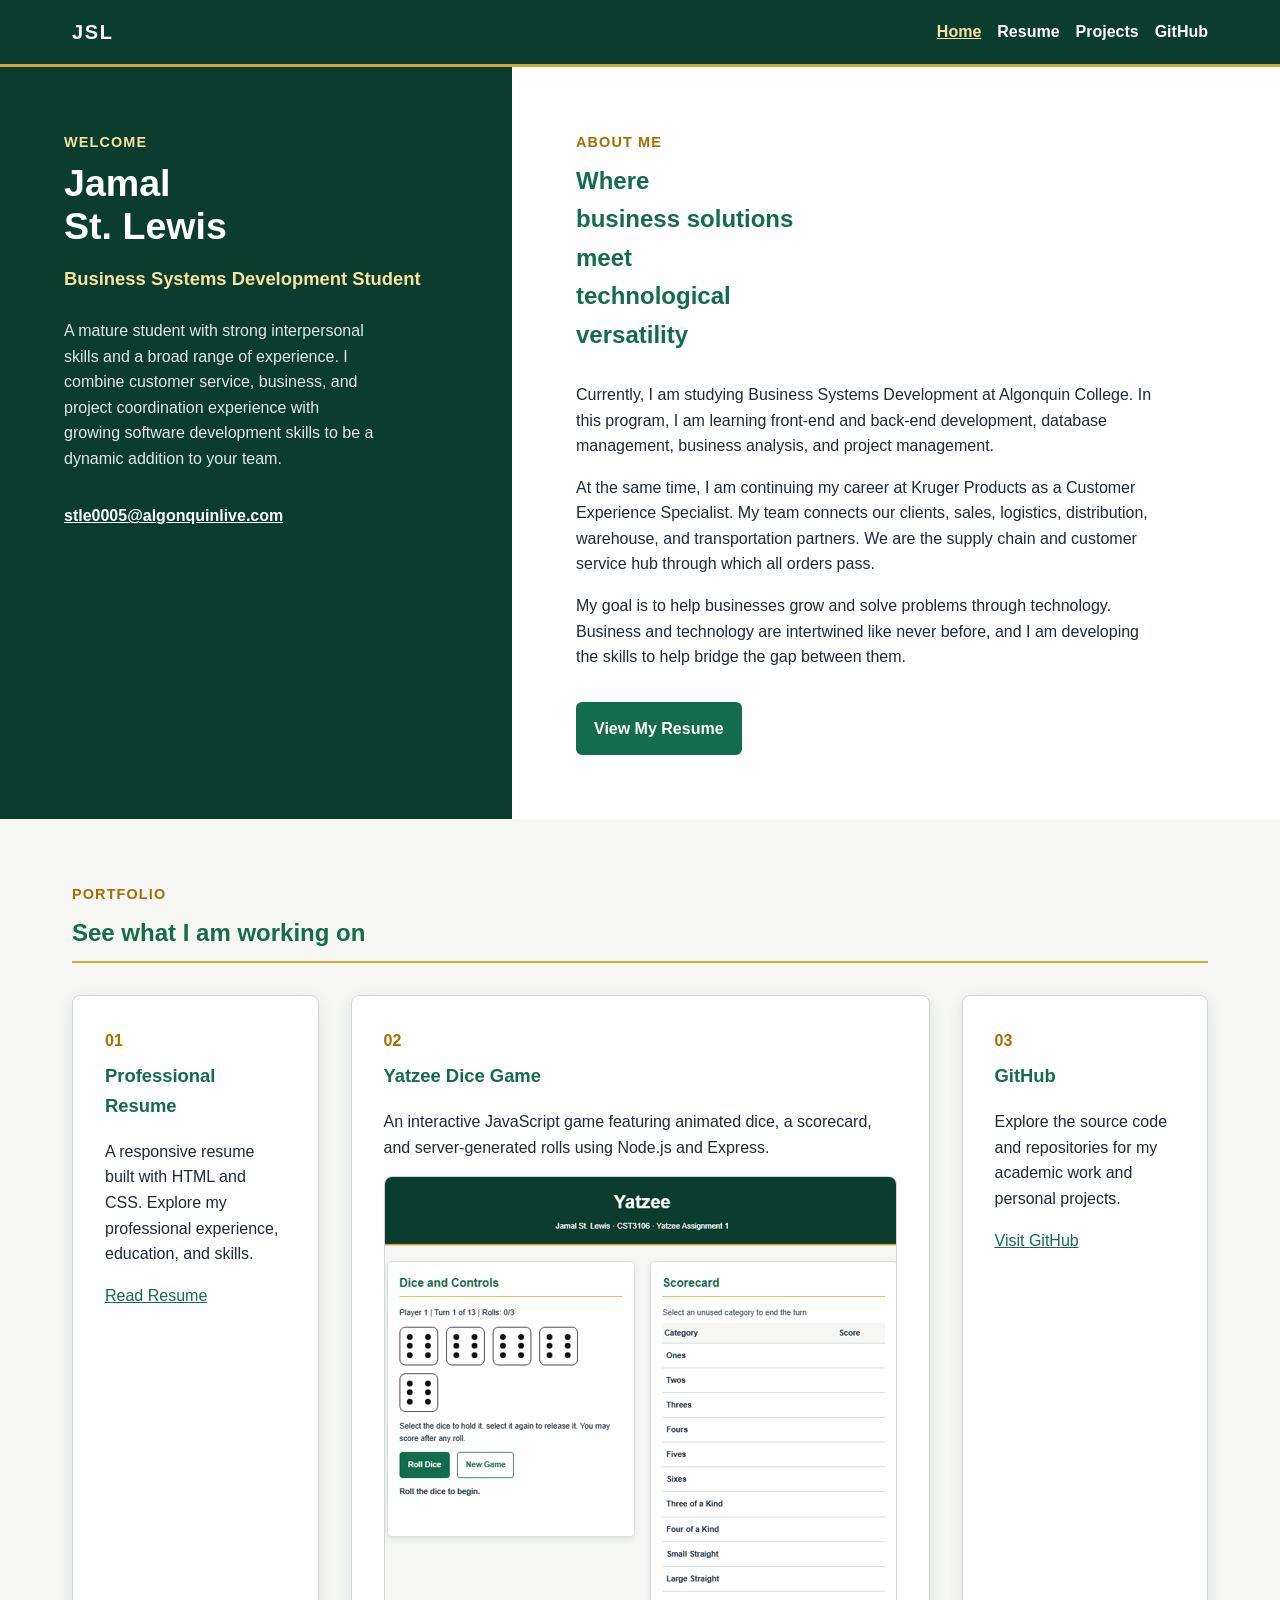
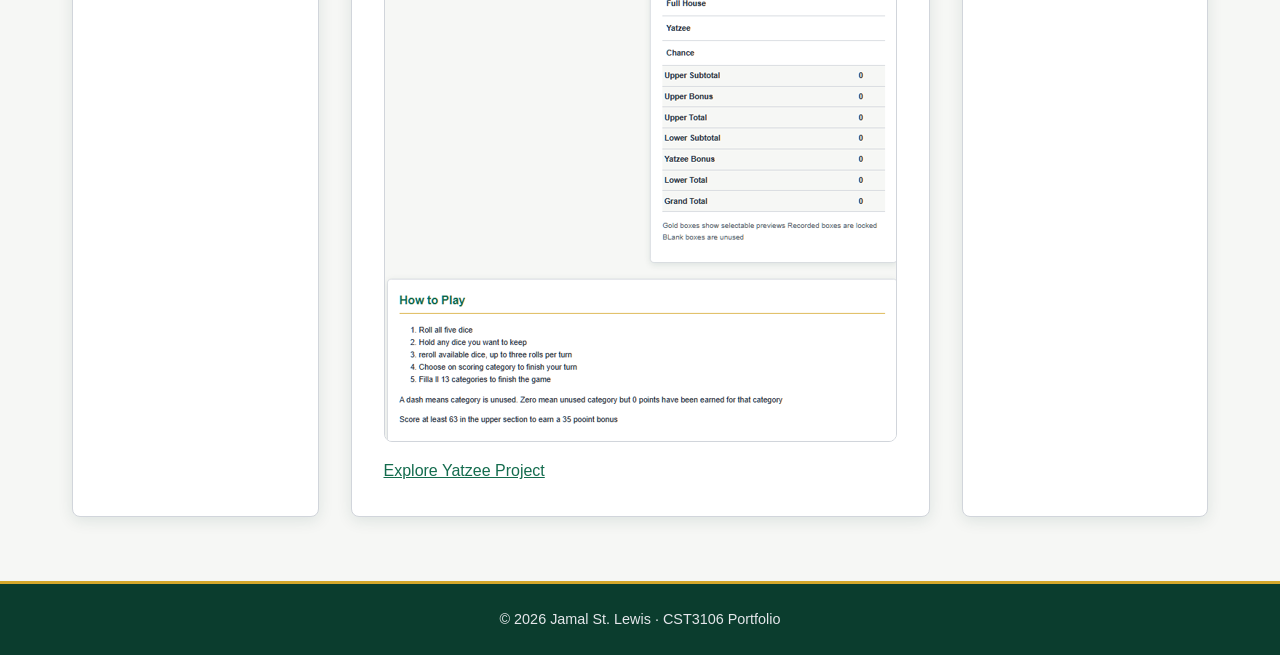
<file: PD2/index.html>
<!DOCTYPE html>
<html lang="en">

<head>
    <meta charset="UTF-8">

    <meta name="viewport" content="width=device-width, initial-scale=1.0">

    <meta name="description"
        content="The portfolio of Jamal St. Lewis, Business Systems Development student. Explore my experience, projects, and growing software development skills.">

    <title>Jamal St. Lewis | Portfolio</title>

    <link rel="stylesheet" href="styles.css">
</head>

<body>
    <!-- Main site navigation -->
    <header class="site-header">
        <nav class="site-nav" aria-label="Main Navigation">
            <a class="site-logo" href="index.html">JSL</a>

            <ul class="nav-links">
                <li>
                    <a href="index.html" aria-current="page">
                        Home
                    </a>
                </li>

                <li>
                    <a href="resume.html">
                        Resume
                    </a>
                </li>

                <li>
                    <a href="projects.html">
                        Projects
                    </a>
                </li>

                <li>
                    <a href="https://github.com/GauisCode" target="_blank" rel="noopener noreferrer">
                        GitHub
                    </a>
                </li>
            </ul>
        </nav>
    </header>

    <main>
        <!-- Introduction and About Me -->
        <section class="hero">
            <div class="hero-intro">
                <p class="eyebrow">Welcome</p>

                <h1>Jamal <br>St. Lewis</h1>

                <p class="hero-role">
                    Business Systems Development Student
                </p>

                <p class="hero-summary">
                    A mature student with strong interpersonal skills
                    and a broad range of experience. I combine customer
                    service, business, and project coordination experience
                    with growing software development skills to be a
                    dynamic addition to your team.
                </p>

                <p class="hero-contact">
                    <a href="mailto:stle0005@algonquinlive.com">
                        stle0005@algonquinlive.com
                    </a>
                </p>
            </div>

            <div class="hero-content">
                <p class="eyebrow">About Me</p>

                <h2>
                    Where <br>
                    business solutions <br>
                    meet <br>
                    technological versatility
                </h2>

                <p>
                    Currently, I am studying Business Systems Development
                    at Algonquin College. In this program, I am learning
                    front-end and back-end development, database management,
                    business analysis, and project management.
                </p>

                <p>
                    At the same time, I am continuing my career at
                    Kruger Products as a Customer Experience Specialist.
                    My team connects our clients, sales, logistics,
                    distribution, warehouse, and transportation partners.
                    We are the supply chain and customer service hub
                    through which all orders pass.
                </p>

                <p>
                    My goal is to help businesses grow and solve problems
                    through technology. Business and technology are
                    intertwined like never before, and I am developing
                    the skills to help bridge the gap between them.
                </p>

                <div class="button-group">
                    <a class="button button-primary" href="resume.html">
                        View My Resume
                    </a>
                </div>
            </div>
        </section>

        <!-- Portfolio cards -->
        <section class="page-section" aria-labelledby="portfolio-heading">
            <p class="eyebrow">Portfolio</p>

            <h2 id="portfolio-heading">
                See what I am working on
            </h2>

            <div class="feature-grid">
                <!-- Card 1: Resume -->
                <article class="feature-card">
                    <p class="feature-number">01</p>

                    <h3>Professional Resume</h3>

                    <p>
                        A responsive resume built with HTML and CSS.
                        Explore my professional experience, education,
                        and skills.
                    </p>

                    <a href="resume.html">
                        Read Resume
                    </a>
                </article>

                <!-- Card 2: Yatzee project preview -->
                <article class="feature-card">
                    <p class="feature-number">02</p>
                    <h3>Yatzee Dice Game</h3>
                    <p>
                        An interactive JavaScript game featuring
                        animated dice, a scorecard, and server-generated
                        rolls using Node.js and Express.
                    </p>
                    <img class="project-preview-image" src="Projects/Yatzee/Images/YtzWideFullScreenshot.png"
                        alt="Preview of my Yatzee dice game and scorecard" loading="lazy">

                    <a href="projects.html#yatzee">
                        Explore Yatzee Project
                    </a>
                </article>

                <!-- Card 3: GitHub -->
                <article class="feature-card">
                    <p class="feature-number">03</p>

                    <h3>GitHub</h3>

                    <p>
                        Explore the source code and repositories
                        for my academic work and personal projects.
                    </p>

                    <a href="https://github.com/GauisCode" target="_blank" rel="noopener noreferrer">
                        Visit GitHub
                    </a>
                </article>
            </div>
        </section>
    </main>

    <!-- Site footer -->
    <footer class="site-footer">
        <p>
            &copy; 2026 Jamal St. Lewis &middot; CST3106 Portfolio
        </p>
    </footer>
</body>

</html>
</file>
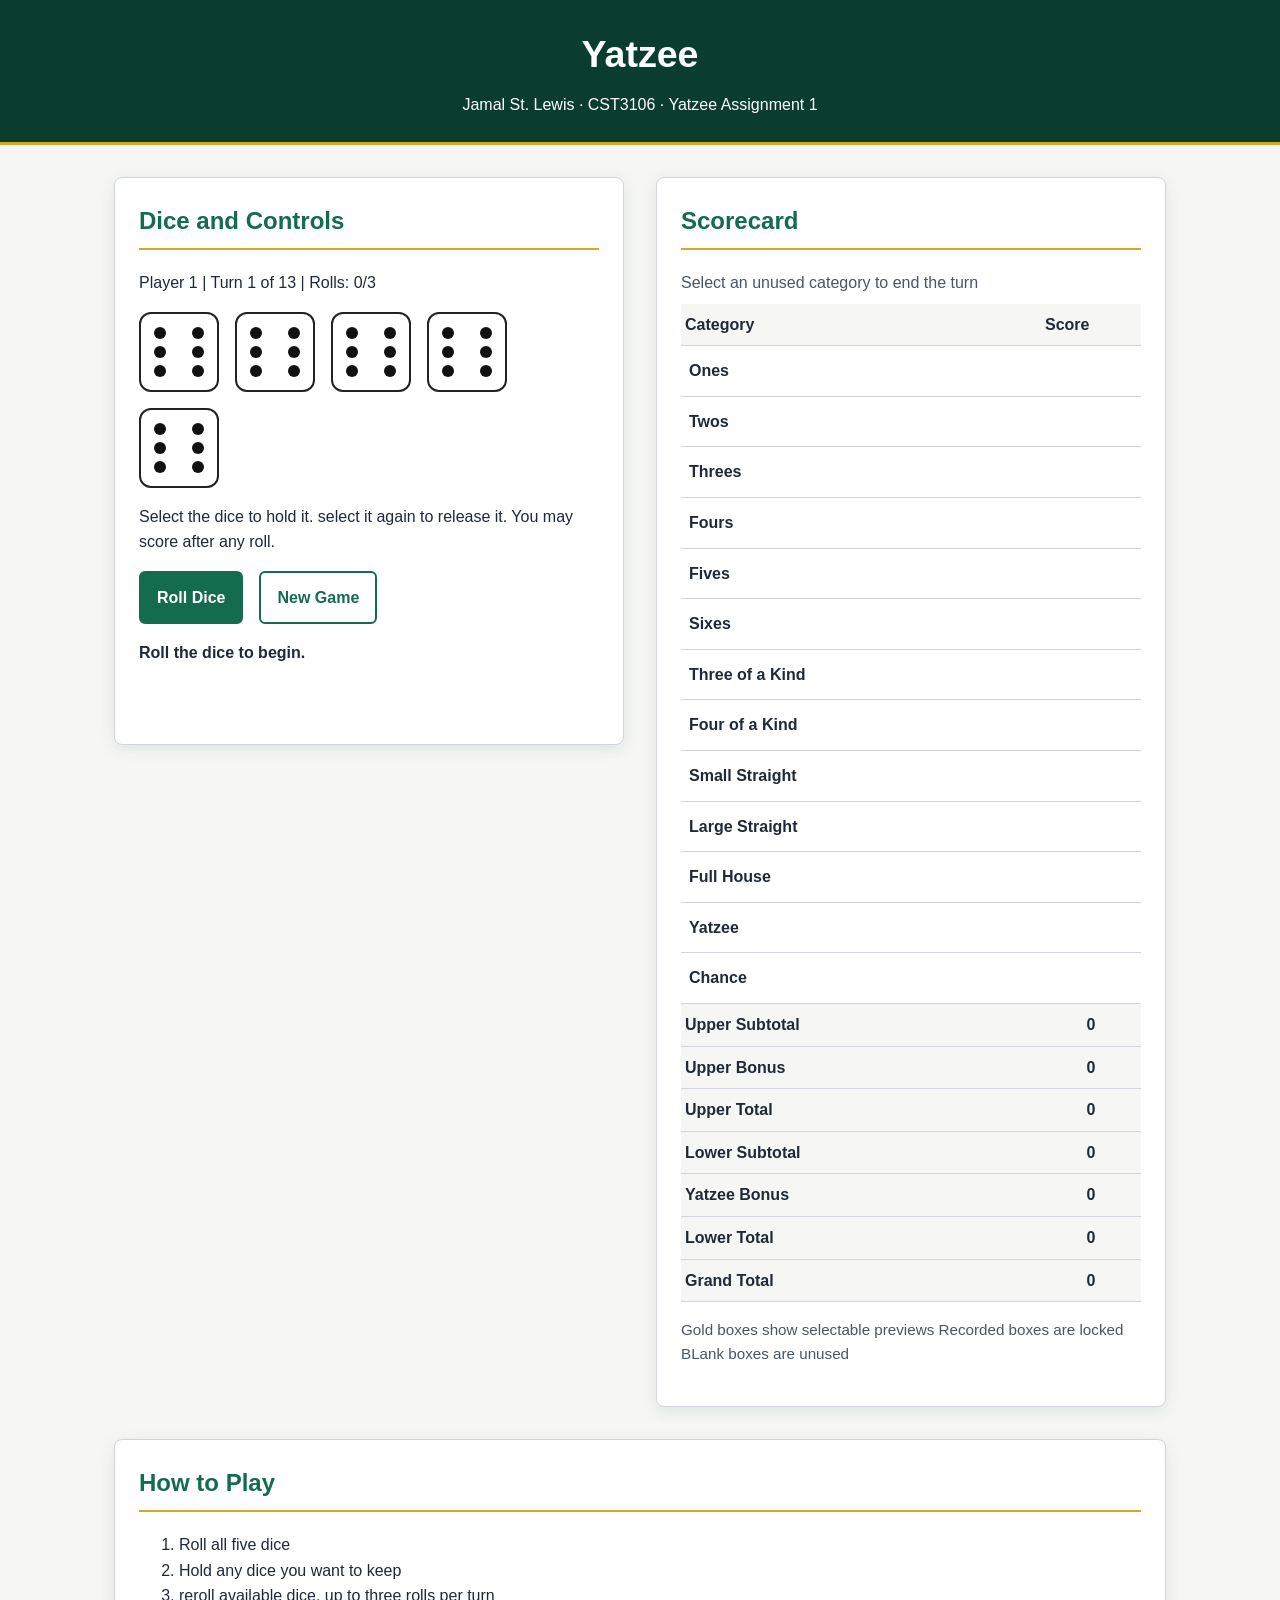
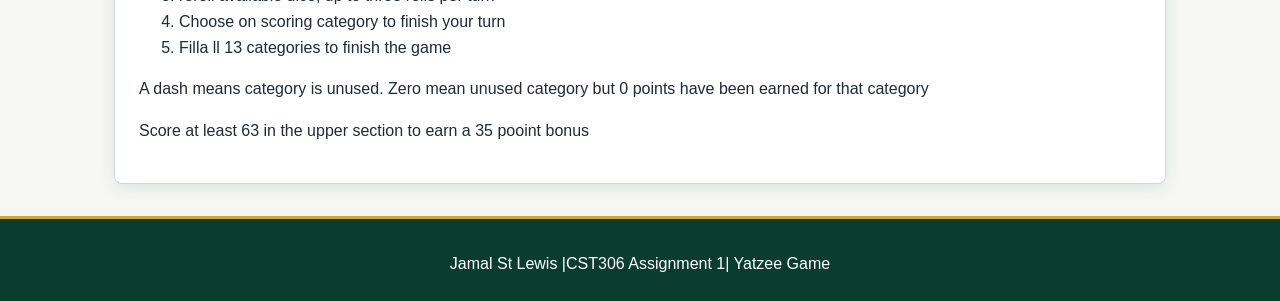
<file: PD2/Projects/Yatzee/Game/public/index.html>
<!DOCTYPE html>
<html lang="en">

<head>
    <meta charset="UTF-8">

    <meta name="viewport" content="width=device-width, initial-scale=1.0">

    <meta name="description" content="Yatzee game by Jamal St. Lewis for CST3106.">

    <title>Yatzee Game | Jamal St. Lewis</title>

    <link rel="stylesheet" href="YatzyStyle.css">
</head>



<body>

    <!--PAGE HEADER-->

    <header class="site-header">
        <h1>Yatzee</h1>
        <p>Jamal St. Lewis · CST3106 · Yatzee Assignment 1</p>
    </header>

    <!-- SECTION 1: MAIN GAME CONTAINER-->

    <main class="game-container">
        <div class="game-board">
        <section class="panel" aria-labelledby="dice-heading">
            <h2 id="dice-heading">Dice and Controls</h2>

            <p id="game-status"></p>

            <div class="dice-row" role="group" aria-label="Five Game Dice">
                <button class="die" type="button" aria-pressed="false">-</button>
                <button class="die" type="button" aria-pressed="false">-</button>
                <button class="die" type="button" aria-pressed="false">-</button>
                <button class="die" type="button" aria-pressed="false">-</button>
                <button class="die" type="button" aria-pressed="false">-</button>
            </div>
            
            <p>
                Select the dice to hold it. select it again to release it. You may score after any roll.
            </p>

            <div class="button-group">
                <button id="roll-button" type="button"> Roll Dice</button>

                <button id="new-game-button" class="secondary" type="button">New Game</button>
            </div>

            <!-- roll status to have updated messaged annonced by assistaned tech-->
             <p id="message" class="message" role="status"></p>
        </section>

        <!-- RIght Panel with Scoreboard-->
         <section class="panel" aria-labelledby="score-heading">
            <h2 idc="score-heading">Scorecard</h2>

            <table class="scorecard">
                <caption> Select an unused category to end the turn</caption>
                
                <thead>
                    <tr>
                        <th scope="col">Category</th>
                        <th scope="col">Score</th>
                    </tr>
                </thead>

                <tbody id="score-rows">

                </tbody>

                <tfoot>
                    <tr>
                        <th scope="row">Upper Subtotal</th>
                        <td id="upper-subtotal">0</td>
                    </tr>
                    

                    <tr>
                        <th scope="row">Upper Bonus</th>
                        <td id="upper-bonus">0</td>
                    </tr>

                    <tr>
                        <th scope="row">Upper Total</th>
                        <td id="upper-total">0</td>
                    </tr><tr>
                        <th scope="row">Lower Subtotal</th>
                        <td id="lower-subtotal">0</td>
                    </tr><tr>
                        <th scope="row">Yatzee Bonus</th>
                        <td id="yatzee-bonus">0</td>
                    </tr><tr>
                        <th scope="row">Lower Total</th>
                        <td id="lower-total">0</td>
                    </tr><tr>
                        <th scope="row">Grand Total</th>
                        <td id="grand-total">0</td>
                    </tr>
                </tfoot>
            </table>

            <p class="scorecard-key">
                Gold boxes show selectable previews
                Recorded boxes are locked
                BLank boxes are unused
            </p>
         </section>
        </div>
        <!-- INSTRUCTIONS-->

        <section class="panel rules">
            <h2>How to Play</h2>

            <ol>
                <li>Roll all five dice</li>
                <li>Hold any dice you want to keep</li>
                <li>reroll available dice, up to three rolls per turn</li>
                <li>Choose on scoring category to finish your turn</li>
                <li>Filla ll 13 categories to finish the game</li>
            </ol>

            <p>A dash means category is unused. Zero mean unused category but 0 points have been earned for that category</p>
            <p>Score at least 63 in the upper section to earn a 35 pooint bonus</p>
        </section>
    </main>
    <footer class="site-footer">
        <p>Jamal St Lewis |CST306 Assignment 1| Yatzee Game</p>
    </footer>

    <!--SECTION 3: GAME MODULES-->
<!-- SECTION 3: GAME MODULES -->

<!-- Load the classes before creating the game object. -->
<script src="YatzeeDice.js"></script>
<script src="YatzeeEngine.js"></script>
<script src="YatzeeGame.js"></script>

<!-- Load jQuery for the dice animation effects. -->  
<script src="https://code.jquery.com/jquery-3.7.1.min.js"></script>

<!-- Main UI code -->
<script>
    "use strict";

    const game = new YatzeeGame();

    // querySelectorAll finds all five dice buttons.
    // getElementById finds specifically identified elements.
    const diceButtons = document.querySelectorAll(".die");
    const rollButton = document.getElementById("roll-button");
    const newGameButton = document.getElementById("new-game-button");
    const scoreRows = document.getElementById("score-rows");

    // To store the scorebox for each category.
    const scoreControls = {};


    // SCORECARD IS CREATED BELOW

    // Create each category by rows.
    // Each row has a scorebox and a category heading on the left side.
    // The scorebox should be a button inside the cell.
    // Selecting the scorebox records the score and ends the turn.
    // Event listeners are attached once when the scorecard is created.

    function buildScorecard() {
        for (const category of CATEGORIES) {
            const row = document.createElement("tr"); // Table row.
            const heading = document.createElement("th"); // Table heading.
            const scoreCell = document.createElement("td"); // Table data.
            const scoreBox = document.createElement("button"); // Button.

            heading.scope = "row";
            heading.textContent = category.label;

            scoreCell.className = "score-cell";

            scoreBox.type = "button";
            scoreBox.className = "score-box";
            scoreBox.disabled = true;

            scoreBox.addEventListener("click", function () {
                game.scoreCategory(category.key);
                render();

                // After a successful selection, the scorebox should be disabled.
                // Move focus to Roll Dice for the next turn.
                // If the game is finished, move focus to New Game instead.

                if (game.engine.scoreTable[category.key] !== null) {
                    if (game.gameOver) {
                        newGameButton.focus();
                    } else {
                        rollButton.focus();
                    }
                }
            });

            scoreCell.appendChild(scoreBox);
            row.append(heading, scoreCell);
            scoreRows.appendChild(row);

            // Reference to be updated as more rolls occur.
            scoreControls[category.key] = {
                scoreBox: scoreBox
            };
        }
    }
        // DICE VALUE DISPLAY AND STATES

    //what each die in a jQuery object. drawn individually instead of changing them all together
    //empty will remove the previous text that we had
    //dot posittion is the dot positioning for each die value. 
    // append will add the corresponding dot to the to the corresponding die button.
    function drawDieFace(button, value) {
        const $die = $(button);

        // Positions are [horizontal percentage, vertical percentage].
        const dotPositions = {
            1: [[50, 50]],

            2: [[25, 25], [75, 75]],

            3: [[25, 25], [50, 50], [75, 75]],

            4: [[25, 25], [75, 25], [25, 75], [75, 75]],

            5: [[25, 25], [75, 25], [50, 50],
            [25, 75], [75, 75]],

            6: [[25, 25], [75, 25],
            [25, 50], [75, 50],
            [25, 75], [75, 75]]
        };

        $die.empty();
        $die.attr("data-value", value);

        for (const [left, top] of dotPositions[value]) {
            const $dot = $("<span>")
                .addClass("dot")
                .attr("aria-hidden", "true")
                .css({
                    left: left + "%",
                    top: top + "%"
                });

            $die.append($dot);
        }
    }



    function updateDiceDisplay() {
            diceButtons.forEach(function (button, index) {
                const value = game.dice.values[index];
                const held = game.dice.held[index];
                // Held dice stay upright.
                // When no rolls have been made this turn, reset every die upright.
                if (held || game.rollCount === 0 || game.gameOver) {
                    $(button)
                        .css("transform", "rotate(0deg)")
                        .data("rotation", 0);
                }

                // Show six dots before the first roll.
                // Keep the actual game value at zero until a roll succeeds.
                const displayedValue = value === 0 ? 6 : value;

                drawDieFace(button, displayedValue);

                $(button)
                    .toggleClass("held", held)
                    .attr("aria-pressed", String(held))
                    .attr(
                        "aria-label",
                        "Die " + (index + 1) +
                        (value === 0
                            ? ", not rolled, showing six dots"
                            : ", value " + value) +
                        (held ? ", held" : "")
                    )
                    .prop(
                        "disabled",
                        game.gameOver || game.rollCount === 0
                    );
            });
        }


    // RECORDING AND DISPLAYING GAME SCORES

    function updateScoreTable() {
        for (const category of CATEGORIES) {
            const scoreBox = scoreControls[category.key].scoreBox;
            const recordedScore = game.engine.scoreTable[category.key];

            // Remove the previous state before assigning a new one.
            scoreBox.classList.remove(
                "is-preview",
                "is-recorded",
                "is-empty",
                "is-unavailable"
            );

            // First state: the category has already been used/recorded.
            if (recordedScore !== null) {
                scoreBox.textContent = recordedScore;
                scoreBox.disabled = true;
                scoreBox.classList.add("is-recorded");

                scoreBox.setAttribute(
                    "aria-label",
                    category.label + ": recorded score " + recordedScore
                );
            }

            // Second state: unused categories are blank when no roll has been made.
            // This also clears unselected previews after a turn ends.
            else if (game.rollCount === 0 || game.gameOver) {
                scoreBox.textContent = "";
                scoreBox.disabled = true;
                scoreBox.classList.add("is-empty");

                scoreBox.setAttribute(
                    "aria-label",
                    category.label + ": unused"
                );
            }

            // Third state: display the potential score after dice have been rolled
            // during an active turn.
            else {
                const previewScore = game.engine.calculateScore(
                    category.key,
                    game.dice.values
                );

                const canSelect = game.engine.isValidSelection(
                    category.key,
                    game.dice.values
                );

                scoreBox.textContent = previewScore;
                scoreBox.disabled = !canSelect;

                if (canSelect) {
                    scoreBox.classList.add("is-preview");

                    scoreBox.setAttribute(
                        "aria-label",
                        category.label + ": record " + previewScore +
                        " points and end turn"
                    );
                } else {
                    // For Joker rules: show when a category is unavailable.
                    // The additional Yatzee bonus itself is calculated by the engine.
                    scoreBox.classList.add("is-unavailable");

                    scoreBox.setAttribute(
                        "aria-label",
                        category.label +
                        ": unavailable under the current scoring rules"
                    );
                }
            }
        }

        updateTotals();
    }


    /*
      Reads the recorded scores from YatzeeEngine.
  
      Does not include previews because previews are calculated for display
      and are not recorded in the engine's score table.
  
      Displayed totals should only change when recorded scores or bonuses change.
    */
  
    
        function updateTotals() {
            // Existing engine methods:
            const upperSubtotal = game.engine.getUpperSubtotal();
            const upperBonus = game.engine.getUpperBonus();
            const lowerSubtotal = game.engine.getLowerSubtotal();

            // Calculate the upper total.
            const upperTotal = upperSubtotal + upperBonus;

            // Read the stored bonus property. No parentheses are needed.
            const yatzeeBonus = game.engine.yatzeeBonus;

            // Calculate the lower total, including additional Yatzee bonuses.
            const lowerTotal = lowerSubtotal + yatzeeBonus;

            // calls the grand-total method getTotalScore().
            const grandTotal = game.engine.getTotalScore();

            // Display the calculated values in the matching HTML cells.
            document.getElementById("upper-subtotal").textContent =
                upperSubtotal;

            document.getElementById("upper-bonus").textContent =
                upperBonus;

            document.getElementById("upper-total").textContent =
                upperTotal;

            document.getElementById("lower-subtotal").textContent =
                lowerSubtotal;

            document.getElementById("yatzee-bonus").textContent =
                yatzeeBonus;

            document.getElementById("lower-total").textContent =
                lowerTotal;

            document.getElementById("grand-total").textContent =
                grandTotal;
        }
    


    // REFRESHING THE INTERFACE

    /*
      render() should read the existing game state and display it.
  
      It does not perform game actions such as rolling or changing turns.
  
      The game should function as:
        Player action
        → Game state changes through the modules
        → render() updates the page.
    */

    function render() {
        document.getElementById("game-status").textContent =
            game.currentPlayer +
            " | Turn " + game.currentRound +
            " of " + CATEGORIES.length +
            " | Rolls: " + game.rollCount + "/3";

        document.getElementById("message").textContent =
            game.message;

        rollButton.disabled = game.gameOver || game.rollCount >= 3;

        updateDiceDisplay();
        updateScoreTable();
    }
// DICE ANIMATION
    function animateAvailableDice() {
            const animations = [];

            $(diceButtons)
                .filter(function (index) {
                    return !game.dice.held[index];
                })
                .each(function () {
                    const $die = $(this);

                    // Remember the angle where this die finished last time.
                    const startingAngle = $die.data("rotation") || 0;

                    // Choose a new random orientation.
                    const endingAngle = Math.floor(Math.random() * 360) + 1;

                    const animation = new Promise(function (resolve) {
                        $({ angle: startingAngle }).animate(
                            { angle: endingAngle },
                            {
                                duration: 600,

                                step: function (currentAngle) {
                                    $die.css(
                                        "transform",
                                        "rotate(" + currentAngle + "deg)"
                                    );
                                },

                                complete: function () {
                                    $die
                                        .css(
                                            "transform",
                                            "rotate(" + endingAngle + "deg)"
                                        )
                                        .data("rotation", endingAngle);

                                    resolve();
                                }
                            }
                        );
                    });

                    animations.push(animation);
                });

            return Promise.all(animations);
        }

    // EVENT HANDLERS

   let isRolling = false;

    async function onRollButtonClick() {
        if (isRolling || game.gameOver || game.rollCount >= 3) {
            return;
        }

        // Let the game show its existing message if every die is held.
        if (game.dice.held.every((held) => held)) {
            await game.rollDice();
            render();
            return;
        }

        isRolling = true;

        // Prevent game actions while a roll is in progress.
        $(rollButton).prop("disabled", true);
        $(newGameButton).prop("disabled", true);
        $(diceButtons).prop("disabled", true);
        $("#score-rows button").prop("disabled", true);

        $("#message").text("Rolling dice...");

        try {
            await animateAvailableDice();

            // Get the actual result from your existing server endpoint.
            await game.rollDice();
        } catch (error) {
            console.error("Roll failed:", error);
            game.message = "Unable to roll dice. Please try again.";
        } finally {
            isRolling = false;
            $(newGameButton).prop("disabled", false);
            render();
        }
    }

    $(rollButton).on("click", onRollButtonClick);

    // Connect each button to the corresponding dice position in the array.
    diceButtons.forEach(function (button, index) {
        button.addEventListener("click", function () {
            game.holdDie(index);
            render();
        });
    });

    newGameButton.addEventListener("click", function () {
        const hasProgress =
            game.rollCount > 0 || game.currentRound > 1;

        if (
            hasProgress &&
            !window.confirm(
                "Would you like a fresh board? Rage quit and start a new game?"
            )
        ) {
            return;
        }

        game.startNewGame();
        render();
    });


    // Create controls before updating their contents.
    buildScorecard();
    render();
</script>
</body>

</html>
</file>
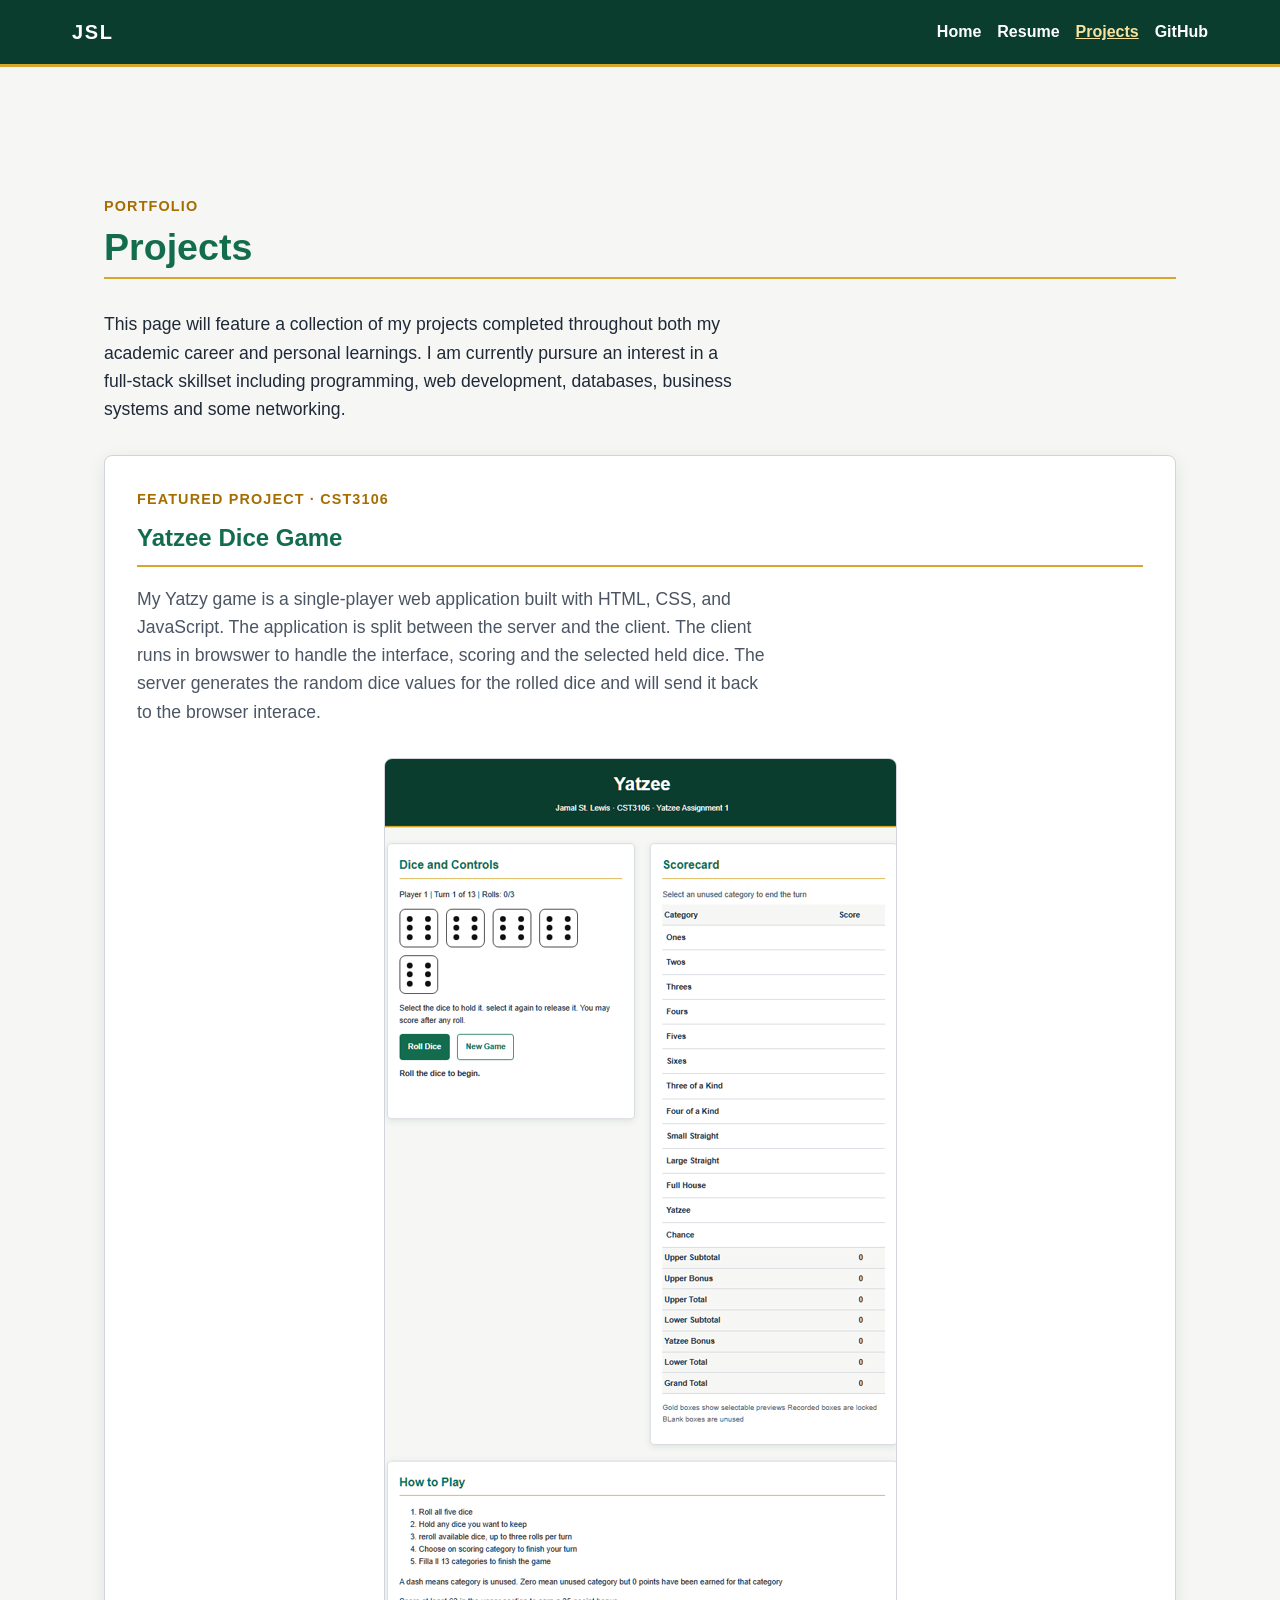
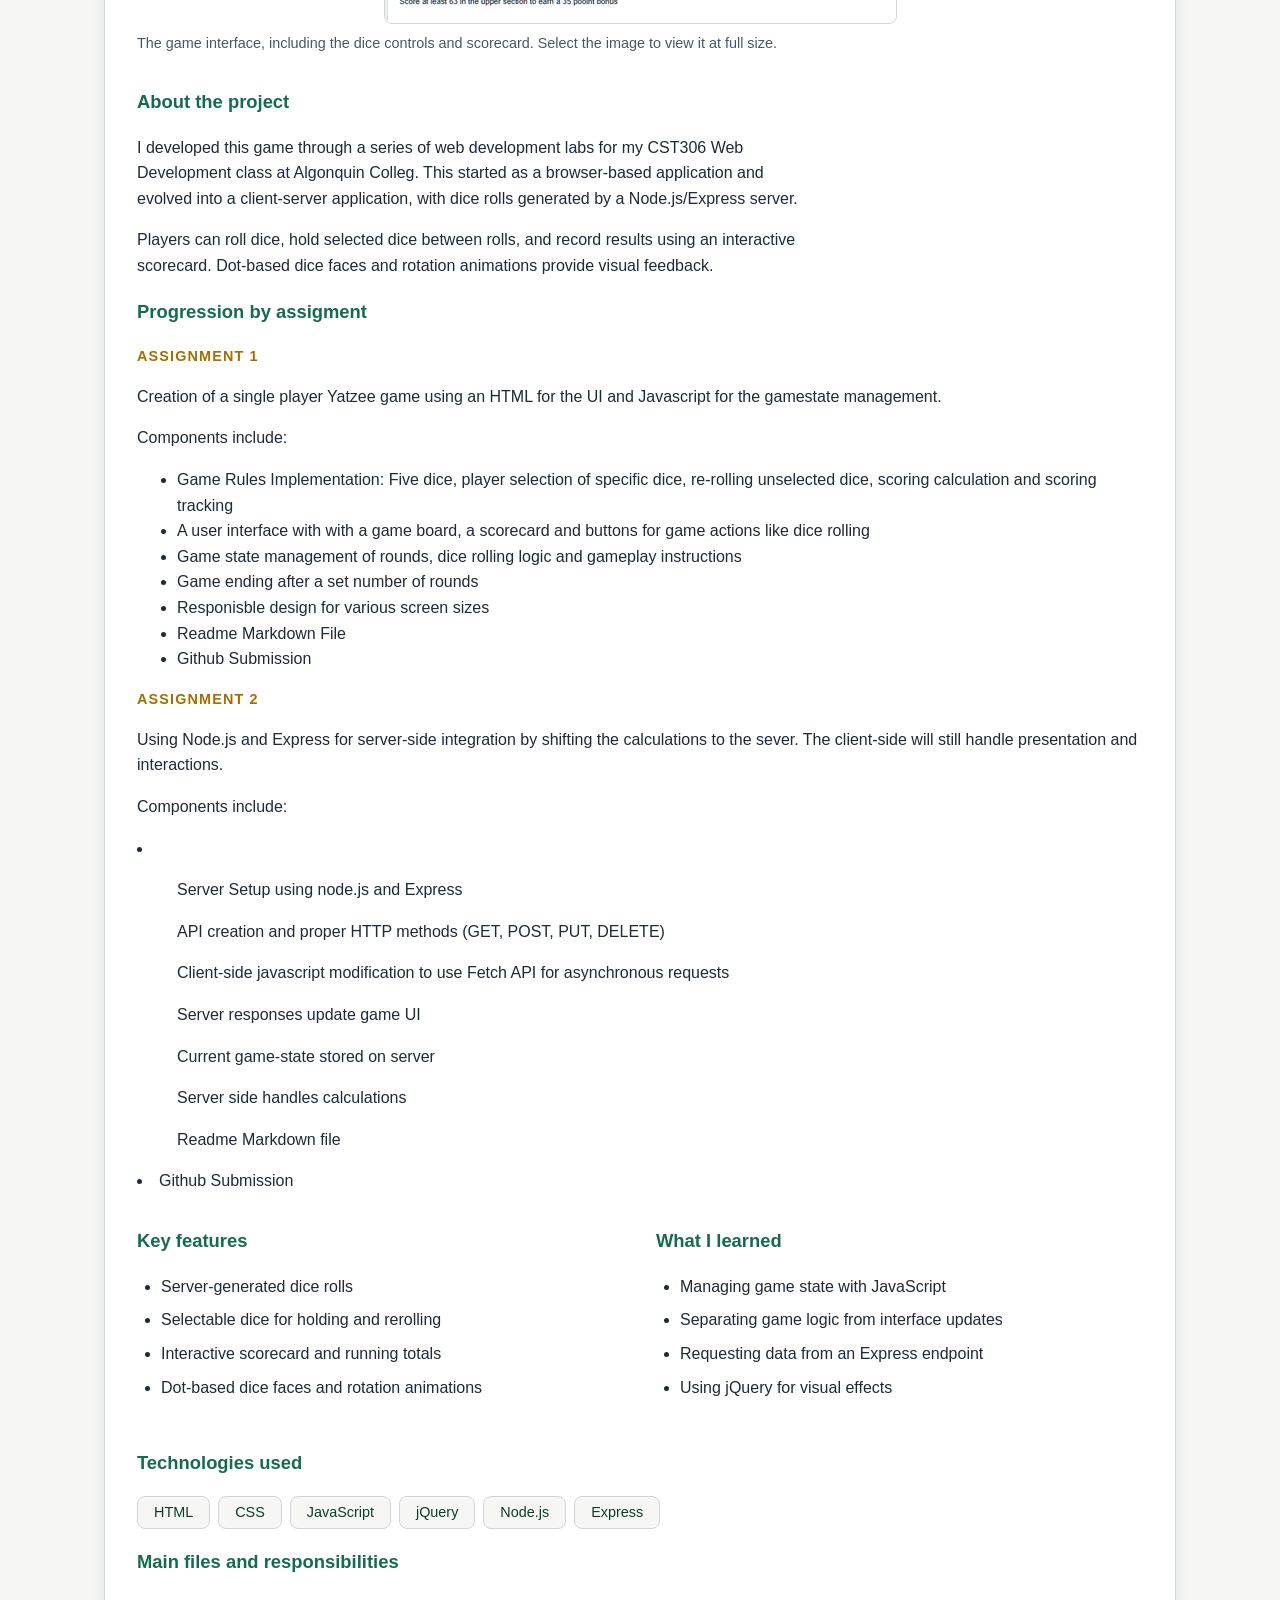
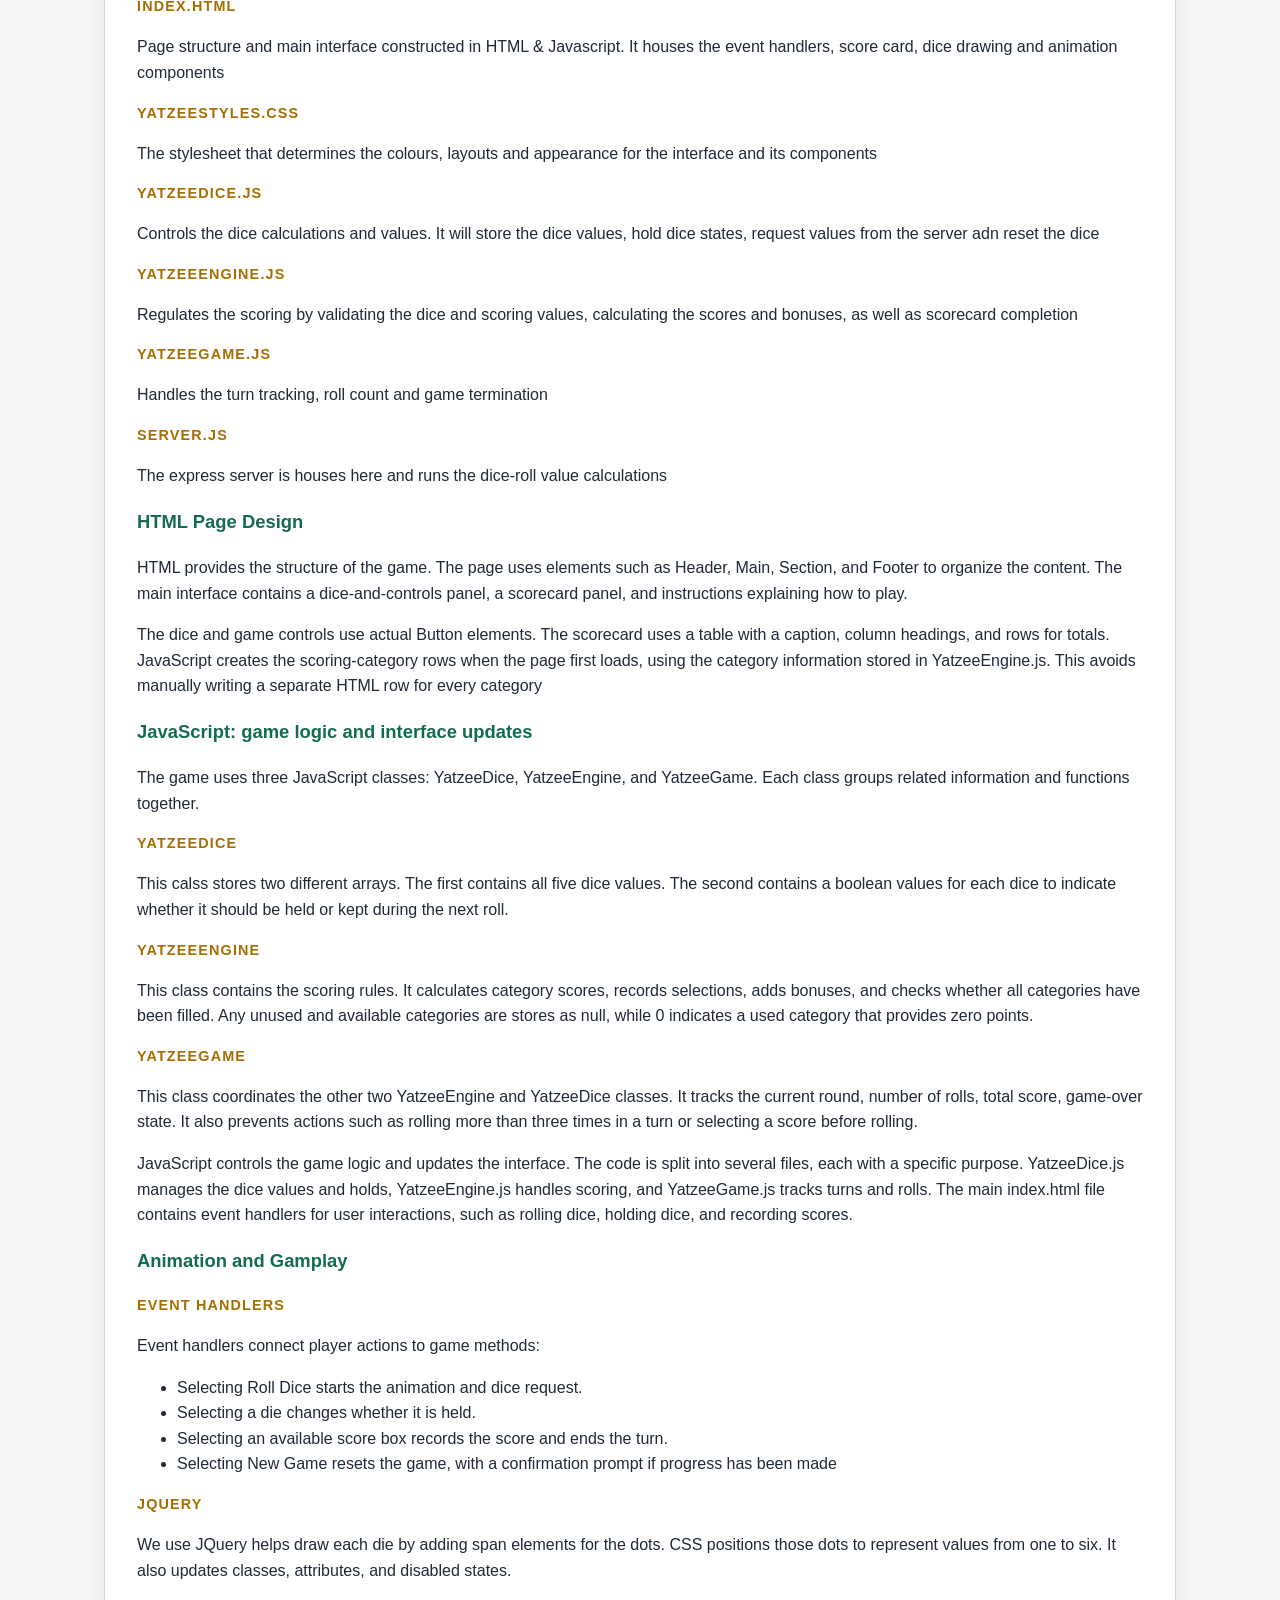
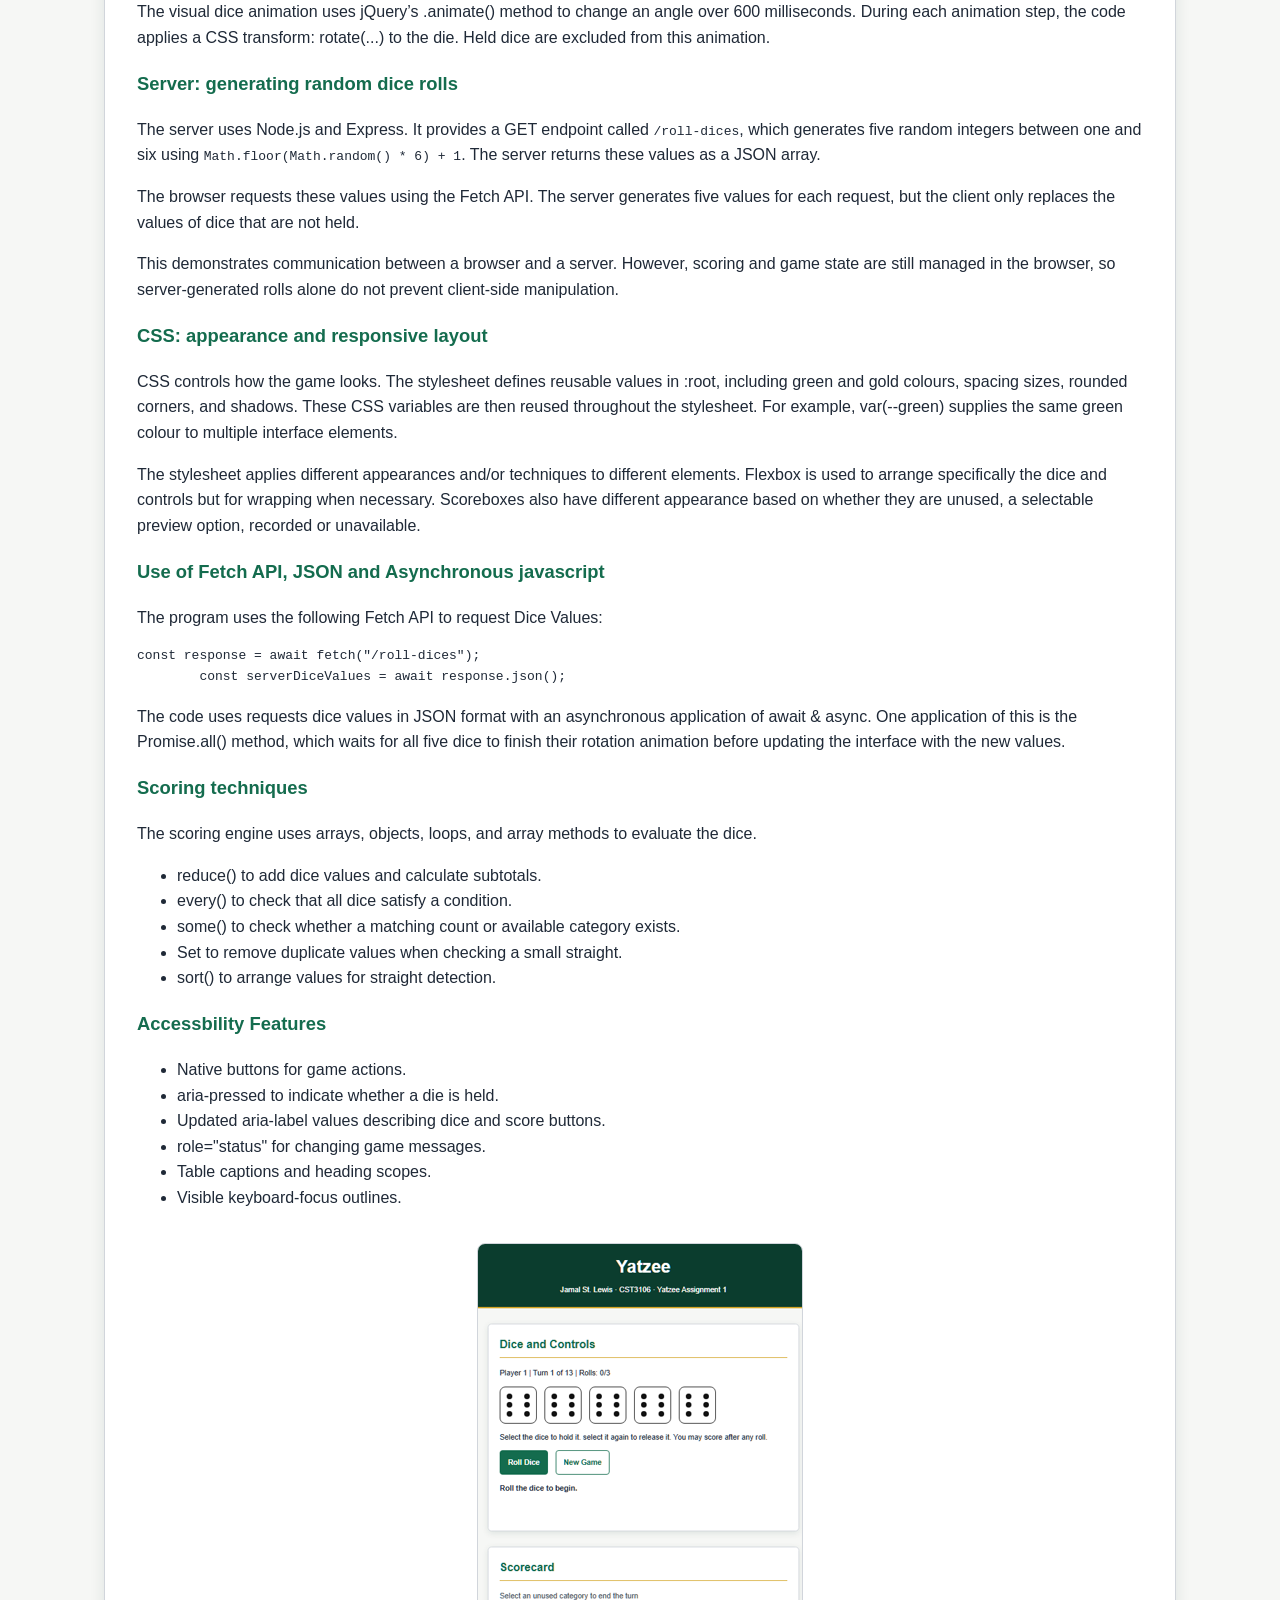
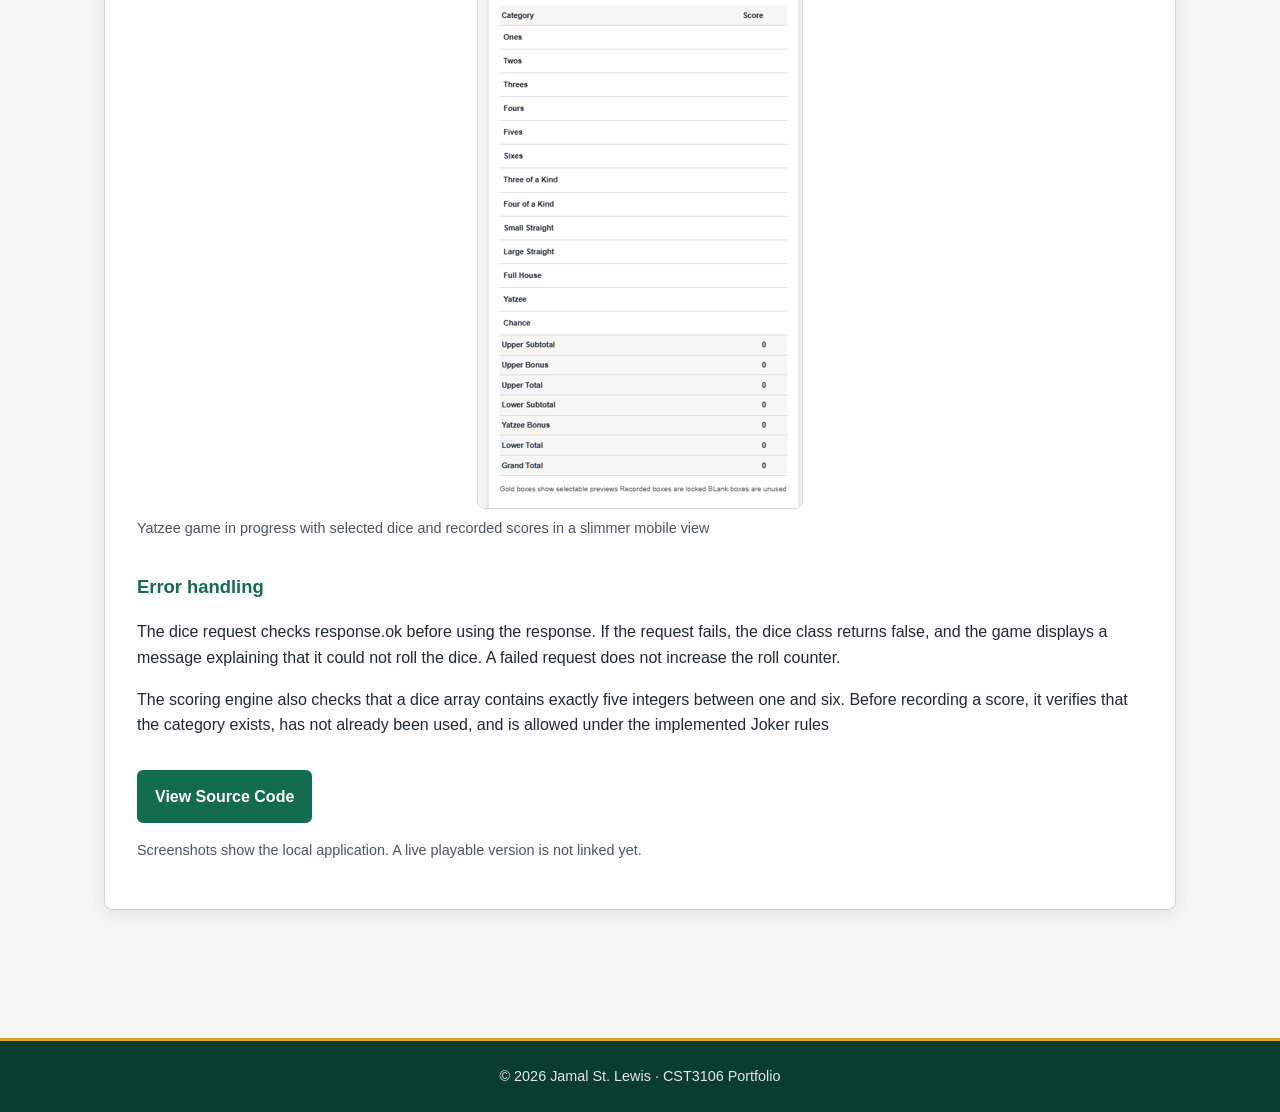
<file: PD2/projects.html>
<!DOCTYPE html>
<html lang="en">
    <head>
        <meta charset="UTF-8">
        <meta name="viewport" content="width=device-width, initial-scale=1.0">
        <meta name="description" content="Project Portfolio Jamal St Lewis">
        <title>Projects | Jamal St Lewis</title>
        <link rel="stylesheet" href="styles.css">
    </head>

    <body>
        <header class="site-header">
            <nav class="site-nav" aria-label="Main Navigation">
                <a class="site-logo" href="index.html">JSL</a>

                <ul class="nav-links">
                    <li><a href="index.html" >Home </a></li>
                    <li><a href="resume.html">Resume</a></li>
                    <li><a href="projects.html" aria-current="page">Projects</a></li>
                    <li><a href="https://github.com/GauisCode"
                        target="_blank"
                        rel="noopener noreferrer">
                        GitHub
                    </a>
                </li>
                </ul>
            </nav>
        </header>
        <main class="standard-page">
            <section class="page-section">
                <p class="eyebrow">Portfolio</p>
                <h1>Projects</h1>
                <p class="page-intro">
                    This page will feature a collection of my projects completed throughout both
                    my academic career and personal learnings. I am currently pursure an interest
                    in a full-stack skillset including programming, web development, databases,
                    business systems and some networking.
                </p>
                <article class="project-showcase"
         id="yatzee"
         aria-labelledby="yatzee-title">

    <header class="project-heading">
        <p class="eyebrow">Featured Project · CST3106</p>
        <h2 id="yatzee-title">Yatzee Dice Game</h2>

        <p class="project-summary">
            My Yatzy game is a single-player web application built with HTML, CSS, and JavaScript. 
            The application is split between the server and the client. 
            The client runs in browswer to handle the interface, scoring and the selected held dice. 
            The server generates the random dice values for the rolled dice and will send it back to the browser interace.
        </p>
    </header>


  

    <figure class="project-figure">
        <a href="Projects/Yatzee/Images/YtzWideFullScreenshot.png">
            <img
                class="project-image"
                src="Projects/Yatzee/Images/YtzWideFullScreenshot.png"
                alt="Yatzee game interface showing five dice and the scorecard"
                width="100"
            >
        </a>

        <figcaption>
            The game interface, including the dice controls and scorecard.
            Select the image to view it at full size.
        </figcaption>
    </figure>

    <section class="project-description"
             aria-labelledby="yatzee-about-title">

        <h3 id="yatzee-about-title">About the project</h3>

        <p>
            I developed this game through a series of web development
            labs for my CST306 Web Development class at Algonquin Colleg. This started as a browser-based application and evolved
            into a client-server application, with dice rolls generated
            by a Node.js/Express server.
        </p>

        <p>
            Players can roll dice, hold selected dice between rolls,
            and record results using an interactive scorecard.
            Dot-based dice faces and rotation animations provide
            visual feedback.
        </p>
    </section>
    <section aria-labelledby="yatzee-assignment-progression">
        <h3 id="yatzee-assignment-progression">Progression by assigment</h3>

    <p class="eyebrow">Assignment 1</p>
    <p>Creation of a single player Yatzee game using an HTML for the UI and Javascript for the gamestate management.</p>
    <p>Components include:</p>
    <ul>
        <li>Game Rules Implementation: Five dice, player selection of specific dice, re-rolling unselected dice, scoring calculation and scoring tracking</li>
        <li>A user interface with with a game board, a scorecard and buttons for game actions like dice rolling</li>
        <li>Game state management of rounds, dice rolling logic and gameplay instructions</li>
        <li>Game ending after a set number of rounds</li>
        <li>Responisble design for various screen sizes</li>
        <li>Readme Markdown File</li>
        <li>Github Submission</li>
    </ul>

    <p class="eyebrow">Assignment 2</p>
    <p>Using Node.js and Express for server-side integration by shifting the calculations to the sever. The client-side will still handle presentation and interactions. </p>
    <p>Components include:</p>
    <li>
        <ul>Server Setup using node.js and Express</ul>
        <ul>API creation and proper HTTP methods (GET, POST, PUT, DELETE)</ul>
        <ul>Client-side javascript modification to use Fetch API for asynchronous requests</ul>
        <ul>Server responses update game UI</ul>
        <ul>Current game-state stored on server</ul>
        <ul>Server side handles calculations</ul>
        <ul>Readme Markdown file</ul>
        <li>Github Submission</li>
    </li>

    </section>


    <div class="project-details">
        <section aria-labelledby="yatzee-features-title">
            <h3 id="yatzee-features-title">Key features</h3>

            <ul>
                <li>Server-generated dice rolls</li>
                <li>Selectable dice for holding and rerolling</li>
                <li>Interactive scorecard and running totals</li>
                <li>Dot-based dice faces and rotation animations</li>
            </ul>
        </section>

        <section aria-labelledby="yatzee-learning-title">
            <h3 id="yatzee-learning-title">What I learned</h3>

            <ul>
                <li>Managing game state with JavaScript</li>
                <li>Separating game logic from interface updates</li>
                <li>Requesting data from an Express endpoint</li>
                <li>Using jQuery for visual effects</li>
            </ul>
        </section>

        



    </div>

        <section aria-labelledby="yatzee-technology-title">
            <h3 id="yatzee-technology-title">Technologies used</h3>
        
            <ul class="technology-list">
                <li>HTML</li>
                <li>CSS</li>
                <li>JavaScript</li>
                <li>jQuery</li>
                <li>Node.js</li>
                <li>Express</li>
            </ul>
        </section>
    <section aria-labelledby="yatzee-main-files-title">
        <h3 id="yatzee-main-files-title">Main files and responsibilities</h3>
    
        
        <p class="eyebrow">index.html</p>
        <p>Page structure and main interface constructed in HTML & Javascript.
        It houses the event handlers, score card, dice drawing and animation components</p>



        <p class="eyebrow">YatzeeStyles.CSS</p>
        <p>The stylesheet that determines the colours, layouts and appearance for the interface and its components</p>

        <p class="eyebrow">YatzeeDice.js</p>
        <p>Controls the dice calculations and values. 
            It will store the dice values, hold dice states, request values from the server adn reset the dice</p>

        <p class="eyebrow">YatzeeEngine.js</p>
        <p>Regulates the scoring by validating the dice and scoring values, calculating the scores and bonuses, as well as scorecard completion</p>

        <p class="eyebrow">YatzeeGame.js</p>
        <p>Handles the turn tracking, roll count and game termination</p>

        <p class="eyebrow">server.js</p>
        <p>The express server is houses here and runs the dice-roll value calculations</p>

    </section>
    <section aria-labelledby="yatzee-html">
        <h3 id="yatzee-html">HTML Page Design</h3>
        <p>HTML provides the structure of the game. The page uses elements such as Header, Main, Section, and Footer to organize the content. 
            The main interface contains a dice-and-controls panel, a scorecard panel, and instructions explaining how to play.</p>
        <p>The dice and game controls use actual Button elements. The scorecard uses a table with a caption, column headings, and
            rows for totals. JavaScript creates the scoring-category rows when the page first loads, using the category
            information stored in YatzeeEngine.js. This avoids manually writing a separate HTML row for every category</p>
    </section>
    <section aria-labelledby="yatzee-javascript">
        <h3 id="yatzee-javascript">JavaScript: game logic and interface updates</h3>

        <p>The game uses three JavaScript classes: YatzeeDice, YatzeeEngine, and YatzeeGame. Each class groups related information
        and functions together.</p>

        <p class="eyebrow">YatzeeDice</p>
        <p>This calss stores two different arrays. The first contains all five dice values.
            The second contains a boolean values for each dice to indicate whether it should be held or kept during the next
            roll. </p>

        <p class="eyebrow">YatzeeEngine</p>
        <p>This class contains the scoring rules. 
            It calculates category scores, records selections, adds bonuses, and checks whether all categories have been filled.
            Any unused and available categories are stores as null, while 0 indicates a used category that provides zero points.</p>
        
        <p class="eyebrow">YatzeeGame</p>
        <p>This class coordinates the other two YatzeeEngine and YatzeeDice classes. It tracks the current round, number of rolls, total score, game-over
        state. It also prevents actions such as rolling more than three times in a turn or selecting a score before rolling.</p>

        


        <p>JavaScript controls the game logic and updates the interface. The code is split into several files, each with a specific purpose. 
            YatzeeDice.js manages the dice values and holds, YatzeeEngine.js handles scoring, and YatzeeGame.js tracks turns and rolls. 
            The main index.html file contains event handlers for user interactions, such as rolling dice, holding dice, and recording scores.</p>
    </section>

    <section aria-labelledby="yatzee-animation">
        <h3 id="yatzee-animation">Animation and Gamplay</h3>

        <p class="eyebrow">Event Handlers</p>
        <p>Event handlers connect player actions to game methods:</p>

        <ul class="event-handler-list">
            <li>Selecting Roll Dice starts the animation and dice request.</li>
            <li>Selecting a die changes whether it is held.</li>
            <li>Selecting an available score box records the score and ends the turn.</li>
            <li>Selecting New Game resets the game, with a confirmation prompt if progress has been made</li>
        </ul>
        <p class="eyebrow">JQuery</p>
        <p> We use JQuery helps draw each die by adding span elements for the dots.
             CSS positions those dots to represent values from one to six. 
             It also updates classes, attributes, and disabled states.</p>
        <p>The visual dice animation uses jQuery’s .animate() method to change an angle over 600 milliseconds. During each animation step,
        the code applies a CSS transform: rotate(...) to the die. Held dice are excluded from this animation.</p>
    
    
    </section>

    <section aria-labelledby="yatzee-server">
        <h3 id="yatzee-server">Server: generating random dice rolls</h3>
    
        <p>
            The server uses Node.js and Express. It provides a GET endpoint
            called <code>/roll-dices</code>, which generates five random
            integers between one and six using
            <code>Math.floor(Math.random() * 6) + 1</code>.
            The server returns these values as a JSON array.
        </p>
    
        <p>
            The browser requests these values using the Fetch API.
            The server generates five values for each request, but the
            client only replaces the values of dice that are not held.
        </p>
    
        <p>
            This demonstrates communication between a browser and a server.
            However, scoring and game state are still managed in the browser,
            so server-generated rolls alone do not prevent client-side
            manipulation.
        </p>
    </section>
     <section aria-labelledby="yatzee-css-layout">
        <h3 id="yatzee-css-layout">CSS: appearance and responsive layout</h3>


        <p>CSS controls how the game looks. The stylesheet defines reusable values in :root, including green and gold colours,
        spacing sizes, rounded corners, and shadows. These CSS variables are then reused throughout the stylesheet. For example,
        var(--green) supplies the same green colour to multiple interface elements.</p>

        <p>The stylesheet applies different appearances and/or techniques to different elements. 
            Flexbox is used to arrange specifically the dice and controls but for wrapping when necessary. 
            Scoreboxes also have different appearance based on whether they are unused, a selectable preview option, recorded or unavailable. </p>
    </section>
    <section aria-labelledby="api-json-async">
        <h3 id="api-json-async">Use of Fetch API, JSON and Asynchronous javascript</h3>
        <p>The program uses the following Fetch API to request Dice Values:</p>
        
        <pre><code>const response = await fetch("/roll-dices");
        const serverDiceValues = await response.json();</code></pre>
        <p>The code uses requests dice values in JSON format with an asynchronous application of await & async.
            One application of this is the Promise.all() method, 
            which waits for all five dice to finish their rotation animation before updating the interface with the new values.
        </p>
    </section>
<section aria-labelledby="yatzee-scoring">
    <h3 id="yatzee-scoring">Scoring techniques</h3>
        <p>The scoring engine uses arrays, objects, loops, and array methods to evaluate the dice.</p>
        <ul>
            <li>reduce() to add dice values and calculate subtotals.</li>
            <li>every() to check that all dice satisfy a condition.</li>
            <li>some() to check whether a matching count or available category exists.</li>
            <li>Set to remove duplicate values when checking a small straight.</li>
            <li>sort() to arrange values for straight detection.</li>
        </ul>
    </section>

    <section aria-labelledby="yatzee-accessibility">
        <h3 id="yatzee-accessibility">Accessbility Features</h3>
        <ul class="Acessibility-list">
            <li>Native buttons for game actions.</li>
            <li>aria-pressed to indicate whether a die is held.</li>
            <li>Updated aria-label values describing dice and score buttons.</li>
            <li>role="status" for changing game messages.</li>
            <li>Table captions and heading scopes.</li>
            <li>Visible keyboard-focus outlines.</li>
        </ul>
    </section>




    <figure class="project-figure">
        <a href="Projects/Yatzee/Images/YtzSlimFullScreenshot.png">
            <img
                class="project-image"
                src="Projects/Yatzee/Images/YtzSlimFullScreenshot.png"
                alt="Yatzee game in progress with selected dice and recorded scores in a slimmer mobile view"
                loading="lazy"
            >
        </a>

        <figcaption>
        Yatzee game in progress with selected dice and recorded scores in a slimmer mobile view
        </figcaption>
    </figure>

    <section aria-labelledby="error-handling">
        <h3 id="error-handling">Error handling</h3>
        <p>The dice request checks response.ok before using the response. If the request fails, the dice class returns false, and
        the game displays a message explaining that it could not roll the dice. A failed request does not increase the roll
        counter.</p>
        <p>The scoring engine also checks that a dice array contains exactly five integers between one and six. Before recording a
        score, it verifies that the category exists, has not already been used, and is allowed under the implemented Joker rules</p>
    </section>
    <div class="button-group">
        <!-- Replace this placeholder with the actual GitHub folder URL. -->
        <a class="button button-primary"
           href="https://github.com/GauisCode/cst3106_labs/tree/main/Lab7">
            View Source Code
        </a>
    </div>

    <p class="project-note">
        Screenshots show the local application. A live playable
        version is not linked yet.
    </p>

</article>
            </section>
        </main>
        <footer class="site-footer"> 
            <p>© 2026 Jamal St. Lewis · CST3106 Portfolio</p>
        </footer>
    </body>
</html>
</file>
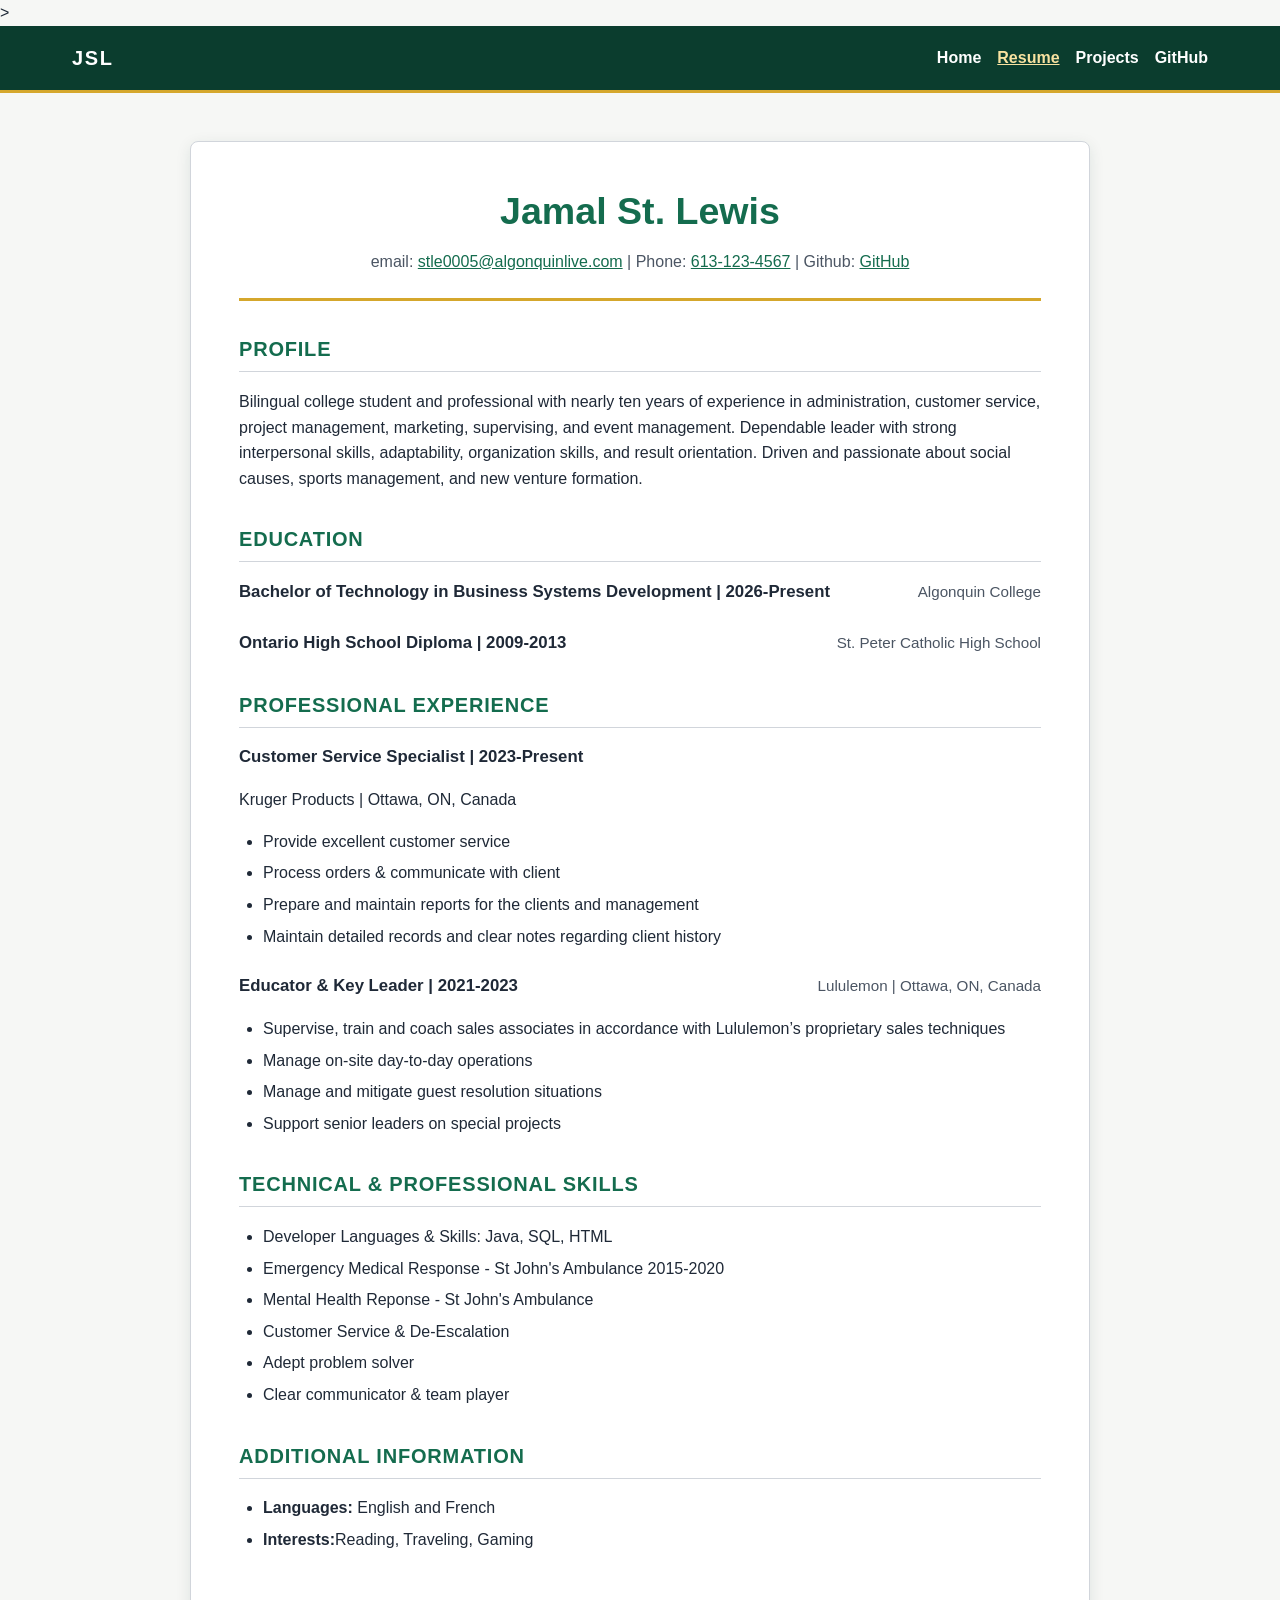
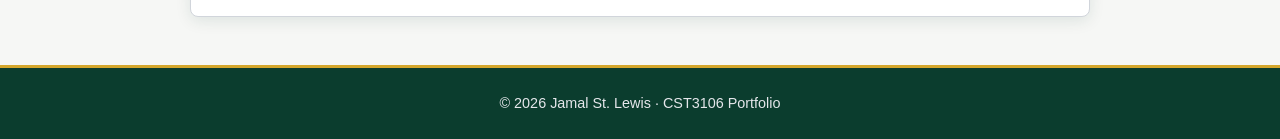
<file: PD2/resume.html>
<!DOCTYPE html>
<!--   Tells browser to use modern html standard -->
<html lang="en">
<!--    lang attribute tells browser and screen readers to render in english-->

<head>
    <!--    head contains page info *not actually displayed in web page*-->
    <meta charset="UTF-8">
    <!--    allows page to display common characters-->
    <meta name="viewport" content="width=device-width, initial-scale=1.0">
    <!--    ensures layout fit for different devices like phones, tablets, and resized browser windows.-->
    <meta
    name="description" content="Jamal St. Lewis Resume - Business Developmme System student.">
    >
    <!--    short description of page for search engines & browser tools-->
    <title>Jamal St. Lewis | Resume </title>
    <!-- text displayer in browser tab-->
    <link rel="stylesheet" href="styles.css">
    <!--    connects the html page to style sheet-->

</head>

<body>
    <header class="site-header">
            <nav class="site-nav" aria-label="Main Navigation">
                <a class="site-logo" href="index.html">JSL</a>

                <ul class="nav-links">
                    <li><a href="index.html">Home </a></li>
                    <li><a href="resume.html" aria-current="page">Resume</a></li>
                    <li><a href="projects.html">Projects</a></li>
                    <li><a href="https://github.com/GauisCode"
                        target="_blank"
                        rel="noopener noreferrer">
                        GitHub
                    </a>
                </li>
                </ul>
            </nav>
        </header>
    <!--    everything in body is visible content for web page-->
    <main class ="resume">
        <!--  Main contains the.. main content for web page  -->
        <header class ="name-header">
            <!--    Header class to hold name & contact info-->
            <h1>Jamal St. Lewis</h1>
            <!--    primary heading on page is h1. -->

            <p class="contact-info">
                email: <a href="mailto: stle0005@algonquinlive.com"> stle0005@algonquinlive.com</a> |
                Phone: <a href="tel:613-123-4567"> 613-123-4567</a> |
                Github: <a href="https://github.com/GauisCode"
                target="_blank"
                rel-"noopener noreferrer"
                > GitHub</a> 
            </p>
            <!--    
            a tag (a href) is for links
            mailto: opens email client to send email
            tel: opens phone app to call number
            target="_blank" opens link in new tab
            rel="noopener noreferrer" prevents new page from accessing the original page for security reasons
            -->
        </header>

        <section>
            <!--    section is used to group related content together
                this one is related resume info-->
            <h2> Profile </h2>

            <p>
            Bilingual college student and professional with nearly ten years of experience in administration, 
            customer service, project management, marketing, supervising, and event management. 
            Dependable leader with strong interpersonal skills, adaptability, organization skills, and result orientation. 
            Driven and passionate about social causes, sports management, and new venture formation.
            </p>
        </section>

        <section>
            <h2>Education</h2>
                <article class="resume-item">
                    <!--    an article to separate a singular entry in education section-->
                <div class="item-heading"> 
                    <!--    item-heading -->
                    <h3> Bachelor of Technology in Business Systems Development | 2026-Present</h3>
                    <p> Algonquin College</p>
                </div>
                </article>

                <article class="resume-item">
                <div class="item-heading">
                    <h3> Ontario High School Diploma | 2009-2013</h3>
                    <p>St. Peter Catholic High School  </p>
                </div>
                </article>
         </section>



         <section>
            <h2> Professional Experience </h2>

            <article class="resume-item">
                <div class="item heading">
                    <h3> Customer Service Specialist | 2023-Present  </h3>
                    <p> Kruger Products  | Ottawa, ON, Canada</p>
                </div>

                <ul>    
                    <li> Provide excellent customer service  </li>                     
                    <li> Process orders & communicate with client  </li>
                    <li> Prepare and maintain reports for the clients and management </li>
                    <li> Maintain detailed records and clear notes regarding client history </li>  
                </ul>
            </article>
            
            <article class="resume-item">
                <div class="item-heading">
                    <h3> Educator & Key Leader | 2021-2023 </h3>
                    <p>  Lululemon | Ottawa, ON, Canada </p>
                </div>

                <ul>
                    <li> Supervise, train and coach sales associates in accordance with Lululemon’s proprietary sales techniques  </li>                     
                    <li> Manage on-site day-to-day operations </li>
                    <li> Manage and mitigate guest resolution situations </li>
                    <li> Support senior leaders on special projects </li>
                </ul>

            </article>



        </section>

        <section>
            <h2> Technical & Professional Skills</h2>
                <ul class="skills-list">
                    <li>Developer Languages & Skills: Java, SQL, HTML</li>
                    <li>Emergency Medical Response - St John's Ambulance 2015-2020</li>
                    <Li> Mental Health Reponse - St John's Ambulance</Li>
                    <li>Customer Service & De-Escalation</li>
                    <li>Adept problem solver</li>
                    <li>Clear communicator & team player </li>
                </ul>
        </section>

        <section>
            <h2> Additional Information</h2>
            <ul>
                <li><strong>Languages:</strong> English and French</li>
                <li><strong>Interests:</strong>Reading, Traveling, Gaming</li>
            </ul>        
        </section>
    </main>
    <footer class="site-footer">
        <p>© 2026 Jamal St. Lewis · CST3106 Portfolio</p>
    </footer>
</body>

</html>
</file>
<file: PD2/styles.css>
/* 
-----------------------------------------------------------------------------------------
-----------------------------------------------------------------------------------------
Portfolio Project Stylesheet
Jamal St. Lewis
Page Style & Markdown Design System
-----------------------------------------------------------------------------------------
-----------------------------------------------------------------------------------------
*/
/*
-----------------------------------------------------------------------------------------
Section 1:
Root Styles & Formatting
Colors, spacing, effects
-----------------------------------------------------------------------------------------
*/

/* 
having all of the colours, spacing, and effects in one place makes it easier 
to change the design system of the project.
will only need to call var() and the -- type to get the colours, spacing or effect
https://www.w3schools.com/css/css3_variables.asp
*/
:root {
    /*
    Project brand colours
    Going with a dark green and gold accent theme
    some dark some dark blue
    confirmed style colours using https://coolors.co/?home
    */
    /* Green Main colour*/
    --green-dark: #0B3D2E;
    --green: #146c4e;
    --green-hover:#0e513b;

    /* Gold Accent Colours*/
    --gold: #d5a72c;
    --gold-dark: #a66e00;
    --gold-light: #fff4d6;
    --gold-soft: #f8e2a0;

    /* Neutral colours options */
  --text: #1f2937;
  --text-on-dark: #e5e7eb;
  --muted: #4b5563;
  --page: #f6f7f5;
  --surface: #ffffff;
  --border: #d1d5db;

  /* Typography Style*/
  --font-family: Aptos, Arial, Helvetica, sans-serif;

  /* Spacing sets */
  /* 
  choosing multiple of 8 for spacing as per commmon practice
  https://www.conceptfusion.co.uk/post/web-design-spacing-and-sizing-best-practices
  */
  --space-xs: 4px;
  --space-sm: 8px;
  --space-md: 16px;
  --space-lg: 24px;
  --space-xl: 32px;
  --space-2xl: 48px;
  --space-3xl: 64px;

  /* Effects to re-use*/
  --radius: 8px;
  --shadow: 0 4px 15px rgba(11, 61, 46 , 0.1);

}

/* border box for padding*/
* {
    box-sizing: border-box;
}

/* Main page style set*/

body {
    margin: 0;
    background-color: var(--page);
    color: var(--text);
    font-family: var(--font-family);
    line-height: 1.6;
}

/* 
-----------------------------------------------------------------------------------------
Section 2:
Header & Navigation Styles
-----------------------------------------------------------------------------------------
*/

.site-header {
    background-color: var(--green-dark);
    border-bottom: 3px solid var(--gold);
}

.site-nav {
    display: flex;
    align-items: center;
    justify-content: space-between;
    gap: var(--space-lg);
    max-width: 1200px;
    margin: 0 auto;
    padding: var(--space-md) var(--space-xl);
}

.site-logo{
    color: var(--surface);
    font-size: 1.25rem;
    font-weight: 700;
    letter-spacing: 0.08em;
    text-decoration: none;
}

.nav-links {
    display: flex;
    flex-wrap: wrap;
    gap: var(--space-md);
    margin: 0;
    padding:0;
    list-style: none;
}

.nav-links a {
    color: var(--surface);
    text-decoration: none;
    font-weight: 700;
}

/* 
nav link hover, focus, and current page styles
nav  are for accessibility and usability, so users can see where they are on the site 
and what links they can click on
*/
.nav-links a:hover,
.nav-links a:focus,
.nav-links a[aria-current="page"] {
    color: var(--gold-soft);
    text-decoration: underline;
}

/* 
-----------------------------------------------------------------------------------------
Section 3:
Headings, Links & labels
-----------------------------------------------------------------------------------------
*/


/* 
descending in font size because h1 is biggest heading and smaller as h# increases
*/
h1,h2,h3{
    color: var(--green);
}

h1 {
    font-size:2.35rem;
    line-height: 1.15;
}

h2 {
    font-size: 1.5rem;
}
h3 {
    font-size: 1.15rem;
}
a {
    color: var(--green);
}

a:focus{
    outline:3px solid var(--gold);
    outline-offset: 3px;
}

.eyebrow {
    margin: 0 0 var(--space-sm);
    color:var(--gold-dark);
    font-size: 0.9rem;
    font-weight: 700;
    letter-spacing: 0.08em;
    text-transform: uppercase;
}

/* 
-----------------------------------------------------------------------------------------
Section 4: 
Homepage split layout
-----------------------------------------------------------------------------------------
*/

.hero {
    display: grid;
    grid-template-columns: minmax(280px, 40%) minmax(0, 60%);
    min-height: 500px;
}

.hero-intro{
    padding: var(--space-3xl);
    background-color: var(--green-dark);
    color: var(--surface);
}
.hero-intro h1{
    margin: 0;
    color: var(--surface);
}
.hero-intro .eyebrow {
    color: var(--gold-soft);
}

.hero-role {
    margin-top: var(--space-md);
    color: var(--gold-soft);
    font-size: 1.15rem;
    font-weight: 700;
}

.hero-summary {
    max-width: 35ch;
    margin-top: var(--space-lg);
    color: var(--text-on-dark);
}

.hero-contact {
    margin-top: var(--space-xl);
}

.hero-contact a {
    color: var(--surface);
    font-weight: 700;
}

.hero-content{
    padding: var(--space-3xl);
    background-color: var(--surface);
}

.hero-content p {
    max-width: 65ch;
}

.hero-content h2 {
    max-width: 18ch;
    margin-top: 0;
    padding-bottom: var(--space-sm);
    border-bottom: 2px var(--gold);
}

.button-group{
    display: flex;
    flex-wrap: wrap;
    gap: var(--space-md);
    margin-top: var(--space-xl);
}

/* 
-----------------------------------------------------------------------------------------
Section 5:
Buttons
-----------------------------------------------------------------------------------------
*/

.button {
    display: inline-block;
    padding: 12px var(--space-md);
    border: 2px solid transparent;
    border-radius: 6px;
    font-weight: 700;
    text-decoration: none;
}

.button-primary {
    border-color: var(--green);
    background-color: var(--green);
    color: var(--surface);

}

.button-primary:hover,
.button-primary:focus{
    border-color: var(--green-hover);
    background-color: var(--green-hover);
    color: var(--surface);
}

.button-secondary {
    border-color:var(--gold-dark);
    background-color: var(--surface);
    color: var(--gold-dark);
}

.button-secondary:hover,
.button-secondary:focus {
    background-color: var(--gold-light);
}

/* 
-----------------------------------------------------------------------------------------
Section 6: 
regular page layout
-----------------------------------------------------------------------------------------
*/

.page-section,
.standard-page{
    max-width:1200px;
    margin: 0 auto;
    padding: var(--space-3xl) var(--space-xl);
}

.page-section h2,
.standard-page h1 {
    margin-top: 0;
    padding-bottom: var(--space-sm);
    border-bottom: 2px solid var(--gold);
}

.feature-grid {
    display: grid;
    grid-template-columns: repeat(3, 1fr);
    gap: var(--space-xl);
    margin-top: var(--space-xl);
}

.feature-card,
.coming-soon-card {
    padding: var(--space-xl);
    border: 1px solid var(--border);
    border-radius: var(--radius);
    background-color: var(--surface);
    box-shadow: var(--shadow);
}

.feature-card h3,
.coming-soon-card h2 {
    margin-top:0;
}

.feature-number {
    margin: 0 0 var(--space-sm);
    color: var(--gold-dark);
    font-weight: 700;
}

.page-intro {
    max-width: 65ch;
    font-size: 1.1rem;
}

.coming-soon-card {
    max-width: 720px;
    margin-top: var(--space-xl);
}


/* 
-----------------------------------------------------------------------------------------
Section 7: 
Resume Page Layout 
-----------------------------------------------------------------------------------------
*/

.resume {
    max-width: 900px;
    margin: var(--space-2xl) auto;
    padding: var(--space-2xl);
    border: 1px solid var(--border);
    border-radius: var(--radius);
    background-color: var(--surface);
    box-shadow: var(--shadow);
}

.name-header {
    margin-bottom: var(--space-xl);
    padding-bottom: var(--space-lg);
    border-bottom: 3px solid var(--gold);
    text-align: center;
}

.name-header h1 {
    margin: 0;
}

.contact-info {
    margin: var(--space-md) 0 0;
    color: var(--muted);
}

.resume h2 {
    margin-top: var(--space-xl);
    padding-bottom: 6px;
    border-bottom: 1px solid var(--border);
    color: var(--green);
    font-size: 1.25rem;
    letter-spacing: 0.04em;
    text-transform: uppercase;
}

.resume h3 {
    margin: 0;
    color: var(--text);
    font-size: 1.05rem;
}

.resume-item {
    margin-bottom: var(--space-lg);
}

.item-heading {
    display: flex;
    justify-content: space-between;
    gap: var(--space-md);
    align-items: baseline;
}

.item-heading p {
    margin: 0;
    color: var(--muted);
    font-size: 0.95rem;
    white-space: nowrap;
}

.resume ul {
    padding-left: 24px;
}

.resume li {
    margin-bottom: 6px;
}

/* 
-----------------------------------------------------------------------------------------
Section 8: 
Footer
-----------------------------------------------------------------------------------------
*/

.site-footer {
    padding: var(--space-lg);
    background-color: var(--green-dark);
    border-top: 3px solid var(--gold);
    color: var(--text-on-dark);
    text-align: center;
}

.site-footer p {
    margin: 0;
    font-size: 0.9rem;
}

/* 
-----------------------------------------------------------------------------------------
Section 9:
Layout Responsiveness
-----------------------------------------------------------------------------------------
*/

@media (max-width: 800px) {
    .site-nav{
        align-items: flex-start;
        flex-direction: column;
        padding: var(--space-md) var(--space-lg);
    }

    .hero {
        display: block;
    }

    

    .hero-intro,
    .hero-content {
        padding: var(--space-xl) var(--space-lg);
    }

    .feature-grid {
        grid-template-columns: 1fr;
    }

    .page-section,
    .standard-page {
        padding: var(--space-xl) var(--space-lg);
    }

    .resume {
        margin: 0;
        padding: var(--space-xl) var(--space-lg);
        border: none;
        border-radius: 0;
        box-shadow: none;
    }

    .item-heading {
        display: block;
    }

    .item-heading p{
        margin-top: var(--space-sm);
        white-space: normal;
    }
}

@media (max-width: 450px){
    .nav-links{
        gap: var(--space-sm);
    }

    h1 {
        font-size: 2rem;
    }

    .hero-intro,
    .hero-content,
    .page-section,
    .standard-page {
        padding: var(--space-lg) var(--space-md);
    }

    .feature-card,
    .coming-soon-card {
        padding: var(--space-lg);
    }
}

/*
--------------------------------------------------
Project showcases
--------------------------------------------------
*/

.project-showcase {
    margin-top: var(--space-xl);
    padding: var(--space-xl);
    border: 1px solid var(--border);
    border-radius: var(--radius);
    background-color: var(--surface);
    box-shadow: var(--shadow);
}

.project-heading h2 {
    margin: 0 0 var(--space-md);
}

.project-summary {
    max-width: 65ch;
    color: var(--muted);
    font-size: 1.1rem;
}

.project-figure {
    margin: var(--space-xl) 0;
}

.project-figure a {
    display: block;
    border-radius: var(--radius);
}

.project-image {
    display: block;
    width: auto;
    max-width: auto;
    height: auto;
    margin-inline: auto;
    border: 1px solid var(--border);
    border-radius: var(--radius);
}

.project-figure figcaption {
    margin-top: var(--space-sm);
    color: var(--muted);
    font-size: 0.9rem;
}

.project-description p {
    max-width: 75ch;
}

.project-details {
    display: grid;
    grid-template-columns: repeat(2, minmax(0, 1fr));
    gap: var(--space-xl);
    margin: var(--space-xl) 0;
}

.project-details h3 {
    margin-top: 0;
}

.project-details ul {
    padding-left: var(--space-lg);
}

.project-details li {
    margin-bottom: var(--space-sm);
}

.technology-list {
    display: flex;
    flex-wrap: wrap;
    gap: var(--space-sm);
    margin: 0;
    padding: 0;
    list-style: none;
}

.technology-list li {
    padding: var(--space-xs) var(--space-md);
    border: 1px solid var(--border);
    border-radius: var(--radius);
    background-color: var(--page);
    color: var(--green-dark);
    font-size: 0.9rem;
}

.project-note {
    margin-top: var(--space-md);
    color: var(--muted);
    font-size: 0.9rem;
}

/* Homepage project preview */

.project-preview-image {
    display: block;
    width: auto;
    max-width: auto;
    height: auto;
    margin: 0 auto var(--space-md);
    border: 1px solid var(--border);
    border-radius: var(--radius);
}

@media (max-width: 800px) {
    .project-details {
        grid-template-columns: 1fr;
        gap: var(--space-md);
    }

    .project-showcase {
        padding: var(--space-lg);
    }
}
</file>
<file: PD2/Projects/Yatzee/Game/public/YatzyStyle.css>
/*
  Jamal St. Lewis
  CST3106 — Yatzee Assignment
  Yahtzee game stylesheet
*/

:root {
  /* Portfolio colours */
  --green-dark: #0b3d2e;
  --green: #146c4e;
  --green-hover: #0e513b;

  --gold: #d5a72c;
  --gold-light: #fff4d6;

  --text: #1f2937;
  --muted: #4b5563;
  --page: #f6f7f5;
  --surface: #ffffff;
  --border: #d1d5db;

  /* Shared spacing */
  --space-sm: 8px;
  --space-md: 16px;
  --space-lg: 24px;
  --space-xl: 32px;

  --radius: 8px;
  --shadow: 0 4px 15px rgba(11, 61, 46, 0.1);
}

* {
  box-sizing: border-box;
}

body {
  margin: 0;
  background-color: var(--page);
  color: var(--text);
  font-family: Aptos, Arial, Helvetica, sans-serif;
  font-size: 1rem;
  line-height: 1.6;
}

.site-header,
.site-footer {
  padding: var(--space-lg);
  background-color: var(--green-dark);
  color: var(--surface);
  text-align: center;
}

.site-header {
  border-bottom: 3px solid var(--gold);
}

.site-header h1 {
  margin: 0;
  font-size: 2.35rem;
}

.site-header p,
.site-footer p {
  margin: var(--space-sm) 0 0;
}

.site-footer {
  border-top: 3px solid var(--gold);
}

.game-container {
  max-width: 1100px;
  margin: 0 auto;
  padding: var(--space-xl) var(--space-lg);
}

/* Two panels on desktop; each is allowed to shrink. */
.game-board {
  display: grid;
  grid-template-columns: minmax(0, 1fr) minmax(0, 1fr);
  gap: var(--space-xl);
  align-items: start;
}

.panel {
  min-width: 0;
  padding: var(--space-lg);
  border: 1px solid var(--border);
  border-radius: var(--radius);
  background-color: var(--surface);
  box-shadow: var(--shadow);
}

h2 {
  margin-top: 0;
  padding-bottom: var(--space-sm);
  border-bottom: 2px solid var(--gold);
  color: var(--green);
  font-size: 1.5rem;
}

.dice-row,
.button-group {
  display: flex;
  flex-wrap: wrap;
  gap: var(--space-md);
}

/* Real buttons support mouse, touch, and keyboard interaction. */
button {
  min-height: 44px;
  padding: 12px 16px;
  border: 2px solid var(--green);
  border-radius: 6px;
  background-color: var(--green);
  color: var(--surface);
  font: inherit;
  font-weight: 700;
  cursor: pointer;
}

button:hover:not(:disabled) {
  background-color: var(--green-hover);
}

button:focus-visible {
  outline: 3px solid var(--green-dark);
  outline-offset: 3px;
}

button:disabled {
  cursor: not-allowed;
}

.secondary {
  background-color: var(--surface);
  color: var(--green);
}

.secondary:hover:not(:disabled) {
  background-color: var(--gold-light);
}

/* Numbered dice avoid dependency on an image sprite. */
.die {
  display: flex;
  align-items: center;
  justify-content: center;

  width: 72px;
  height: 72px;
  padding: 4px;

  border: 3px solid var(--green);
  border-radius: var(--radius);
  background-color: var(--surface);
  color: var(--green-dark);
  font-size: 1rem;
}

.die:hover:not(:disabled) {
  background-color: var(--gold-light);
}

.die.held {
  border-color: var(--gold);
  background-color: var(--gold-light);
}

/* Reserve room for changing status messages. */
.message {
  min-height: 4em;
  font-weight: 700;
}

/* Keep native table layout for consistent column alignment. */
table {
  width: 100%;
  border-collapse: collapse;
}

caption {
  margin-bottom: var(--space-sm);
  color: var(--muted);
  text-align: left;
}

th,
td {
  padding: 8px 4px;
  border-bottom: 1px solid var(--border);
  text-align: left;
  overflow-wrap: anywhere;
}

thead,
tfoot {
  background-color: var(--page);
}

.score-button {
  padding: 6px 8px;
  font-size: 0.95rem;
}

.score-button:disabled,
#roll-button:disabled {
  border-color: var(--border);
  background-color: var(--page);
  color: var(--muted);
}

.rules {
  margin-top: var(--space-xl);
}

/* Stack the game panels on narrower screens. */
@media (max-width: 800px) {
  .game-board {
    grid-template-columns: 1fr;
  }
}

@media (max-width: 450px) {
  .game-container,
  .panel {
    padding: var(--space-md);
  }

  .dice-row {
    gap: var(--space-sm);
  }

  .die {
    width: 56px;
    height: 56px;
    font-size: 0.9rem;
  }

  .site-header h1 {
    font-size: 2rem;
  }
}

.scorecard {
  width: 100%;
  border-collapse: collapse;
}

.scorecard th,
.scorecard td {
  border-bottom: 1px solid var(--border);
}

.scorecard tbody th {
  padding: 12px 8px;
  text-align: left;
}

.scorecard .score-cell {
  width: 100px;
  padding: 0;
  vertical-align: middle;
}

/* Base scorebox appearance */
.scorecard .score-box {
  display: block;
  width: 100%;
  min-height: 48px;
  margin: 0;
  padding: 12px 8px;

  border: 2px solid transparent;
  border-radius: 0;

  background-color: var(--surface);
  color: var(--text);

  font: inherit;
  font-weight: 700;
  text-align: center;
}

/* An unused category before a roll */
.scorecard .score-box.is-empty {
  background-color: var(--surface);
  color: var(--muted);
  cursor: default;
}

/* A potential score that the player may select */
.scorecard .score-box.is-preview {
  border-color: var(--gold);
  background-color: var(--gold-light);
  color: var(--green-dark);
  cursor: pointer;
}

/* Hover feedback applies only to selectable previews */
.scorecard .score-box.is-preview:hover:not(:disabled) {
  background-color: var(--green);
  color: var(--surface);
}

/* A permanent score that cannot be selected again */
.scorecard .score-box.is-recorded {
  background-color: var(--page);
  color: var(--text);
  cursor: default;
}

/* A category restricted by the current scoring rules */
.scorecard .score-box.is-unavailable {
  background-color: var(--page);
  color: var(--muted);
  text-decoration: line-through;
  cursor: not-allowed;
}

/* Keep keyboard focus visible inside the scorebox */
.scorecard .score-box:focus-visible {
  outline: 3px solid var(--green-dark);
  outline-offset: -4px;
}

.scorecard tfoot td {
  text-align: center;
  font-weight: 700;
}

.scorecard-key {
  margin-top: var(--space-md);
  color: var(--muted);
  font-size: 0.95rem;
}

/* dice layout should now be more square*/
.dice-row .die {
    position: relative;
    display: inline-block;
    width: 80px;
    height: 80px;
    min-width: 80px;
    padding: 0;
    border: 2px solid #222;
    border-radius: 12px;
    background: white;
    color: #111;
    box-sizing: border-box;
}

/* Each pip is a small circle positioned within its die. */
.dice-row .die .dot {
    position: absolute;
    width: 12px;
    height: 12px;
    border-radius: 50%;
    background: #111;
    transform: translate(-50%, -50%);
    pointer-events: none;
}

/* Keep held dice visually distinguishable. */
.dice-row .die.held {
    border-color: #996600;
    box-shadow: 0 0 0 3px #ffd766;
}
/* Disable transitions during the initial render to avoid a flash of animation. */
.dice-row .die {
    transform-origin: center;
    transition: none;
}
</file>
